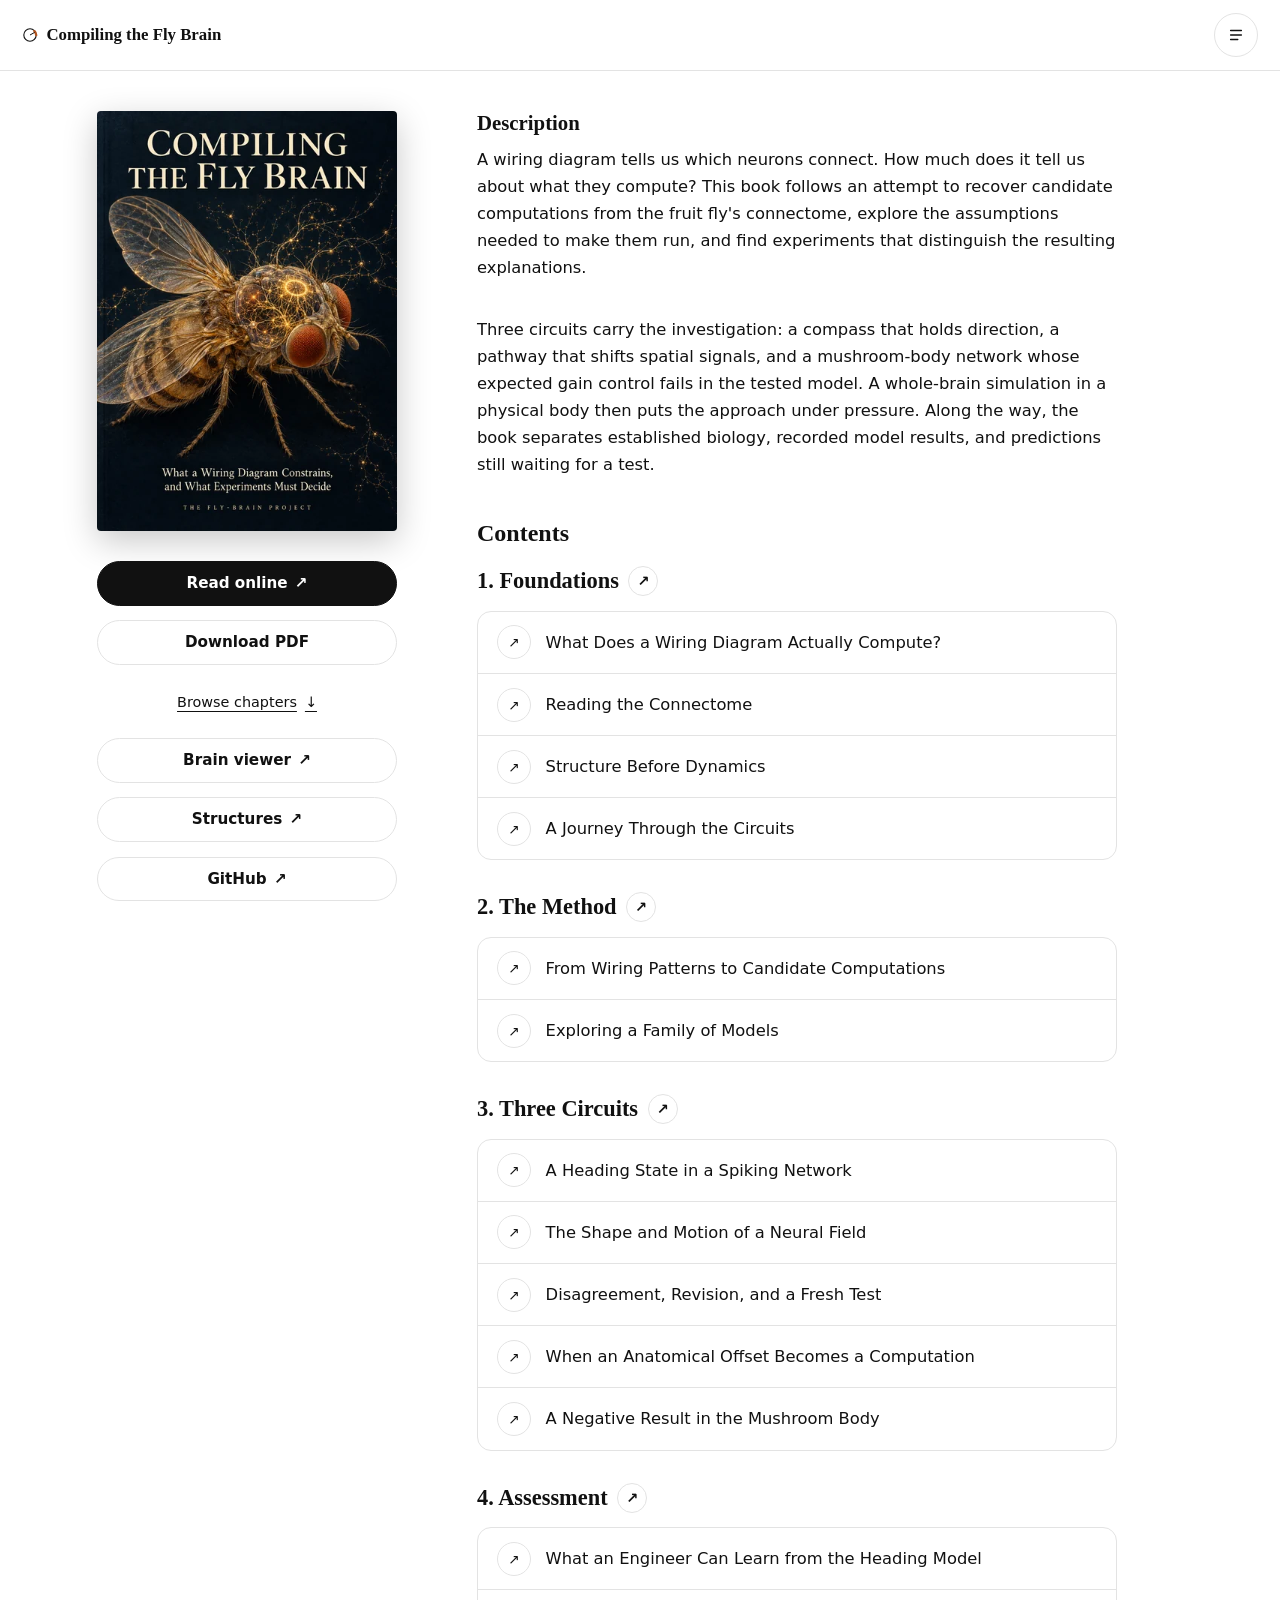
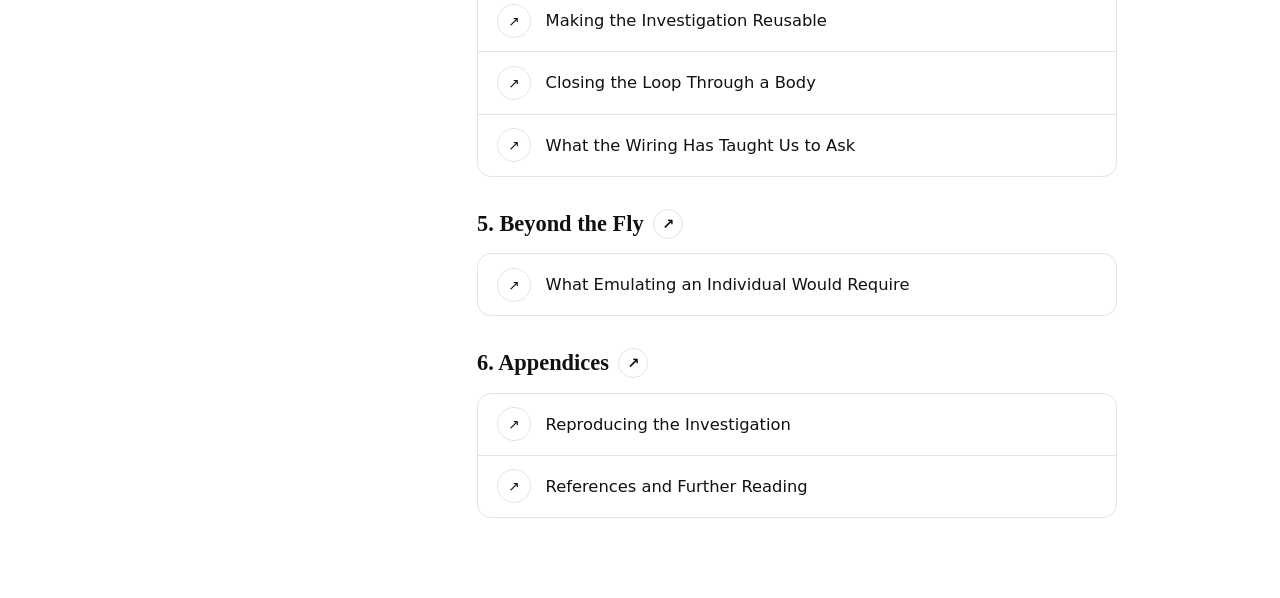
<file: arena/textbook/index.html>
<!doctype html>
<html lang="en">
<head>
<meta charset="utf-8" />
<title>Compiling the Fly Brain</title>
<meta name="viewport" content="width=device-width, initial-scale=1, viewport-fit=cover" />
  <script type="module" crossorigin src="/arena/assets/textbook-CWt9crdr.js"></script>
  <link rel="modulepreload" crossorigin href="/arena/assets/modulepreload-polyfill-P2Xu9kJm.js">
  <link rel="stylesheet" crossorigin href="/arena/assets/textbook-CZBkwi-B.css">
</head>
<body>

<header id="topbar">
  <a id="wordmark" data-base="textbook/"><svg aria-hidden="true" width="16" height="16" viewBox="0 0 16 16"><circle cx="8" cy="8" r="6.2" fill="none" stroke="currentColor" stroke-width="1.1"/><path d="M12.4 4.2 A6.2 6.2 0 0 1 14.2 8" fill="none" stroke="#b3541e" stroke-width="2.4" stroke-linecap="round"/><line x1="8" y1="8" x2="12.6" y2="5.4" stroke="currentColor" stroke-width="1"/></svg><span>Compiling the Fly Brain</span></a>
  <div id="crumbs"><div id="crumb-part"></div><div id="crumb-chap"></div></div>
  <button id="menu-btn" aria-label="Open contents" aria-haspopup="dialog" aria-controls="toc-card" aria-expanded="false" disabled><svg aria-hidden="true" width="18" height="18" viewBox="0 0 20 20" fill="none" stroke="currentColor" stroke-width="1.5" stroke-linecap="round"><path d="M4 5h12M4 10h12M4 15h8"/></svg></button>
</header>
<nav id="progress" aria-label="Chapters in this part"></nav>

<!-- TOC overlay card -->
<dialog id="toc-card" aria-labelledby="toc-heading">
  <div class="toc-toolbar">
    <h2 id="toc-heading">Contents</h2>
    <button id="toc-close" aria-label="Close contents" autofocus><svg aria-hidden="true" width="18" height="18" viewBox="0 0 20 20" fill="none" stroke="currentColor" stroke-width="1.5" stroke-linecap="round"><path d="m5 5 10 10M15 5 5 15"/></svg></button>
  </div>
  <div class="toc-body">
  <div class="toc-head">
    <img class="toc-cover" data-base="textbook-cover-small.webp" alt="" width="400" height="560"/>
    <div>
      <div class="toc-title">Compiling the Fly Brain</div>
      <div class="toc-author">the fly-brain project</div>
      <a class="toc-pill" data-base="fly-brain-textbook.pdf">&#8615; PDF</a>
    </div>
  </div>
  <a class="toc-row toc-home" data-base="textbook/">Home</a>
  <nav id="toc" aria-label="Book contents"></nav>
  </div>
</dialog>

<!-- landing -->
<main id="landing">
  <div id="landing-grid">
    <div id="cover-col">
      <img id="cover-img" data-base="textbook-cover.webp" data-cover-sizes alt="Compiling the Fly Brain: an amber fly and its intricate neural wiring on a midnight-blue cover" width="1060" height="1484" fetchpriority="high"/>
      <div class="book-actions">
        <a class="act act-primary" href="#01-introduction">Read online <span aria-hidden="true">&#8599;</span></a>
        <a class="act" data-base="fly-brain-textbook.pdf">Download PDF</a>
        <a class="contents-jump" href="#book-contents">Browse chapters <span aria-hidden="true">&#8595;</span></a>
      </div>
      <nav class="related-actions" aria-label="Explore the project">
        <a class="act" data-base="">Brain viewer <span aria-hidden="true">&#8599;</span></a>
        <a class="act" data-base="structures.html">Structures <span aria-hidden="true">&#8599;</span></a>
        <a class="act" href="https://github.com/Lulzx/fly-brain">GitHub <span aria-hidden="true">&#8599;</span></a>
      </nav>
    </div>
    <div id="desc-col">
      <h3 class="sec-head">Description</h3>
      <p class="desc">A wiring diagram tells us which neurons connect. How much does it tell us about what they compute? This book follows an attempt to recover candidate computations from the fruit fly's connectome, explore the assumptions needed to make them run, and find experiments that distinguish the resulting explanations.</p>
      <p class="desc">Three circuits carry the investigation: a compass that holds direction, a pathway that shifts spatial signals, and a mushroom-body network whose expected gain control fails in the tested model. A whole-brain simulation in a physical body then puts the approach under pressure. Along the way, the book separates established biology, recorded model results, and predictions still waiting for a test.</p>
      <h2 id="book-contents" class="contents-heading" tabindex="-1">Contents</h2>
      <nav id="landing-toc" aria-labelledby="book-contents"><p class="book-status" role="status">Loading chapters…</p></nav>
    </div>
  </div>
</main>

<!-- chapter page -->
<main id="reader" hidden>
  <div class="chapter-context"><span id="mobile-part"></span><span id="chap-label"></span></div>
  <h1 id="chap-title" tabindex="-1"></h1>
  <div id="content"></div>
  <nav id="prevnext" aria-label="Next chapter">
    <div id="next-label"></div>
    <a id="next-btn" href="#">Next &nbsp;&rsaquo;</a>
  </nav>
  <div id="prevrow"><a id="prev" href="#"></a></div>
</main>

</body>
</html>
</file>
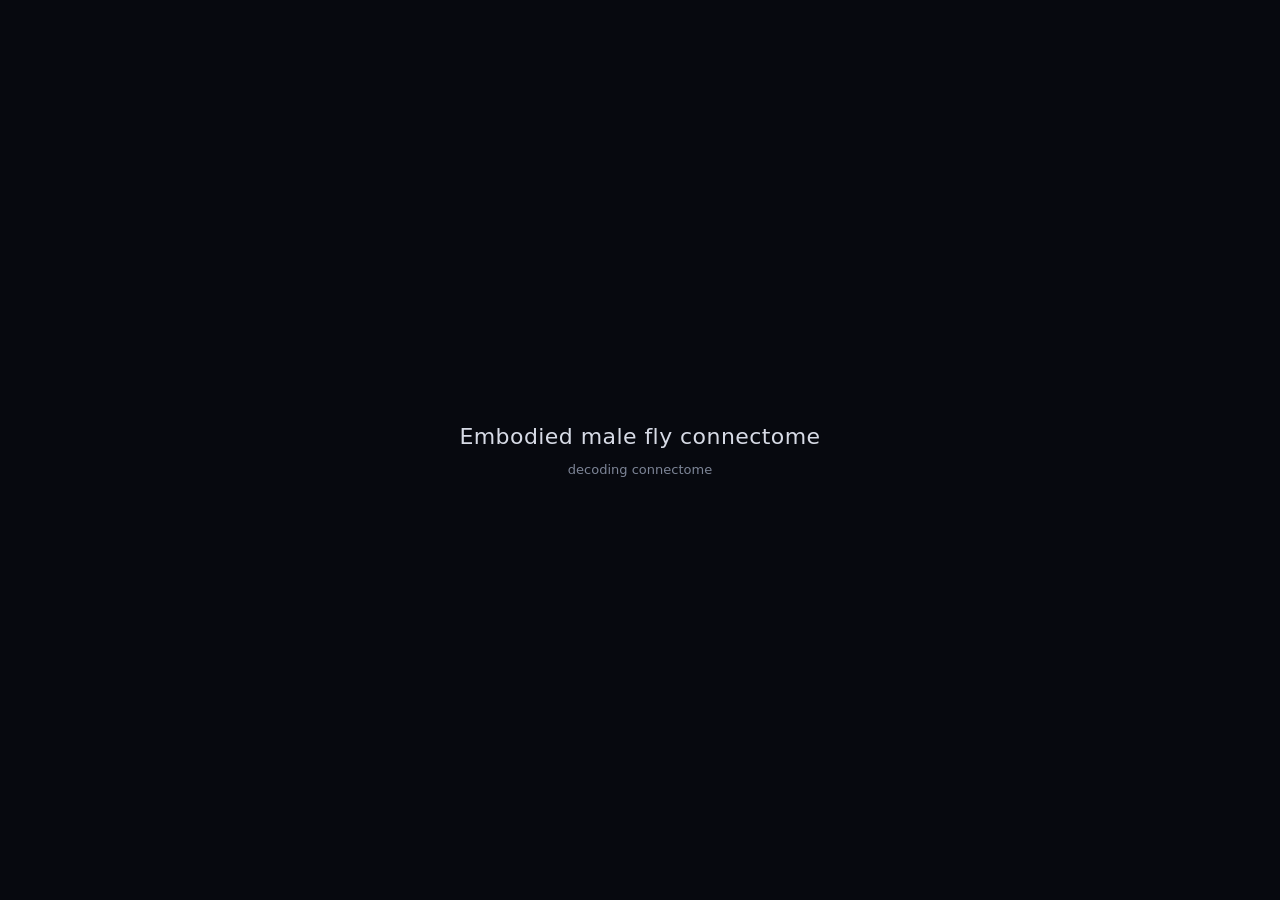
<file: arena/arena.html>
<!doctype html>
<html lang="en">
<head>
<meta charset="utf-8" />
<title>Embodied fly connectome — arena</title>
<meta name="viewport" content="width=device-width, initial-scale=1" />
<script src="coi-serviceworker.js"></script><!-- COOP/COEP via service worker (static hosts such as GitHub Pages cannot set headers) -->
  <script type="module" crossorigin src="/arena/assets/arena-Drf_AjDV.js"></script>
  <link rel="modulepreload" crossorigin href="/arena/assets/OrbitControls-Caf1KFgO.js">
  <link rel="modulepreload" crossorigin href="/arena/assets/modulepreload-polyfill-P2Xu9kJm.js">
  <link rel="modulepreload" crossorigin href="/arena/assets/data-DTymwk6i.js">
  <link rel="modulepreload" crossorigin href="/arena/assets/render-resolution-DTCa-fBo.js">
  <link rel="stylesheet" crossorigin href="/arena/assets/data-Ca7VzgIx.css">
  <link rel="stylesheet" crossorigin href="/arena/assets/arena-C62qqajY.css">
</head>
<body>
<canvas id="c"></canvas>
<aside id="brainpanel" hidden>
  <header><h2 id="bpTitle">Inside fly 0</h2><span class="lr"><i class="l"></i>left <i class="r"></i>right</span><button id="bpFold" class="fold" title="Hide brain panel (])" aria-expanded="true">›</button></header>
  <div id="bpBody">
    <div class="eyes"><figure><canvas id="eyeL" width="168" height="116"></canvas><figcaption>left eye</figcaption></figure><figure><canvas id="eyeR" width="168" height="116"></canvas><figcaption>right eye</figcaption></figure></div>
    <div class="note">What each eye sees: brightness in its 721 columns, as fed to the optic-lobe model.</div>
    <div id="groups"></div>
  </div>
  <canvas id="brain"></canvas>
</aside>
<div id="loading"><div class="title">Embodied male fly connectome</div><div id="status">loading…</div></div>
<aside id="panel">
  <header>
    <div class="hrow"><h1>Fly arena</h1><button id="panelFold" class="fold" title="Hide controls ([)" aria-expanded="true">‹</button></div>
    <div class="sub">Each fly: 165,122-neuron connectome brain in a flybody physics body. <a href="./">brain viewer</a> · <a href="structures.html">algorithmic structures</a></div>
  </header>
  <section>
    <div class="row">
      <button id="play" class="primary">▶ Run</button>
      <button id="addFly">+ Fly</button>
      <button id="addFemale" title="Add a female fly (males court her)">+ ♀</button>
      <label>speed <input id="speed" type="range" min="0.05" max="2" step="0.05" value="2"><span id="speedv">2.00×</span></label>
    </div>
    <div class="row"><label>world <select id="preset"></select></label></div>
    <div class="row">
      <label>motor <select id="mode"><option value="descending">descending commands</option><option value="connectome">full connectome VNC</option></select></label>
      <label><input type="checkbox" id="follow" checked> follow</label>
    </div>
    <div class="stats" id="clock"><div><b id="simt">0.0</b><span>sim s</span></div><div><b id="rt">–</b><span>× real time</span></div><div><b id="nfly">0</b><span>flies</span></div><div><b id="fps">0</b><span>fps</span></div></div>
  </section>
  <section>
    <h2>Place</h2>
    <div class="row tools">
      <button data-tool="food">sugar</button><button data-tool="odor">vinegar odor</button><button data-tool="bitter">bitter</button>
      <button data-tool="hazard">heat</button><button data-tool="obstacle">block</button><button data-tool="co2">CO₂</button><button data-tool="none" class="on">none</button>
    </div>
    <div class="note">Click the floor to place. Flies sense these only through their sensory neurons.</div>
  </section>
  <section>
    <h2>Challenges</h2>
    <div class="row"><button id="threat">Looming threat → selected fly</button><button id="takeoff" title="Excite the selected fly's takeoff descending neurons (DNp02, DNp04), as optogenetic activation would">Activate takeoff DNs</button></div>
    <div class="row"><label>wind <input id="wind" type="range" min="0" max="30" step="1" value="0"> <span id="windv">0</span> cm/s</label>
    <label>light <input id="light" type="range" min="0.05" max="1.5" step="0.05" value="1"></label></div>
  </section>
  <section>
    <h2>Scaffolds</h2>
    <div id="scaffolds"></div>
    <div class="note">Non-graph machinery (docs/37-scaffold-ledger.md). Uncheck to restore graph-only behaviour for that channel.</div>
  </section>
  <section>
    <h2>Flies</h2>
    <div id="flies"></div>
  </section>
  <section id="selsec" hidden>
    <h2>Selected fly</h2>
    <div id="sel"></div>
  </section>
</aside>
</body>
</html>
</file>
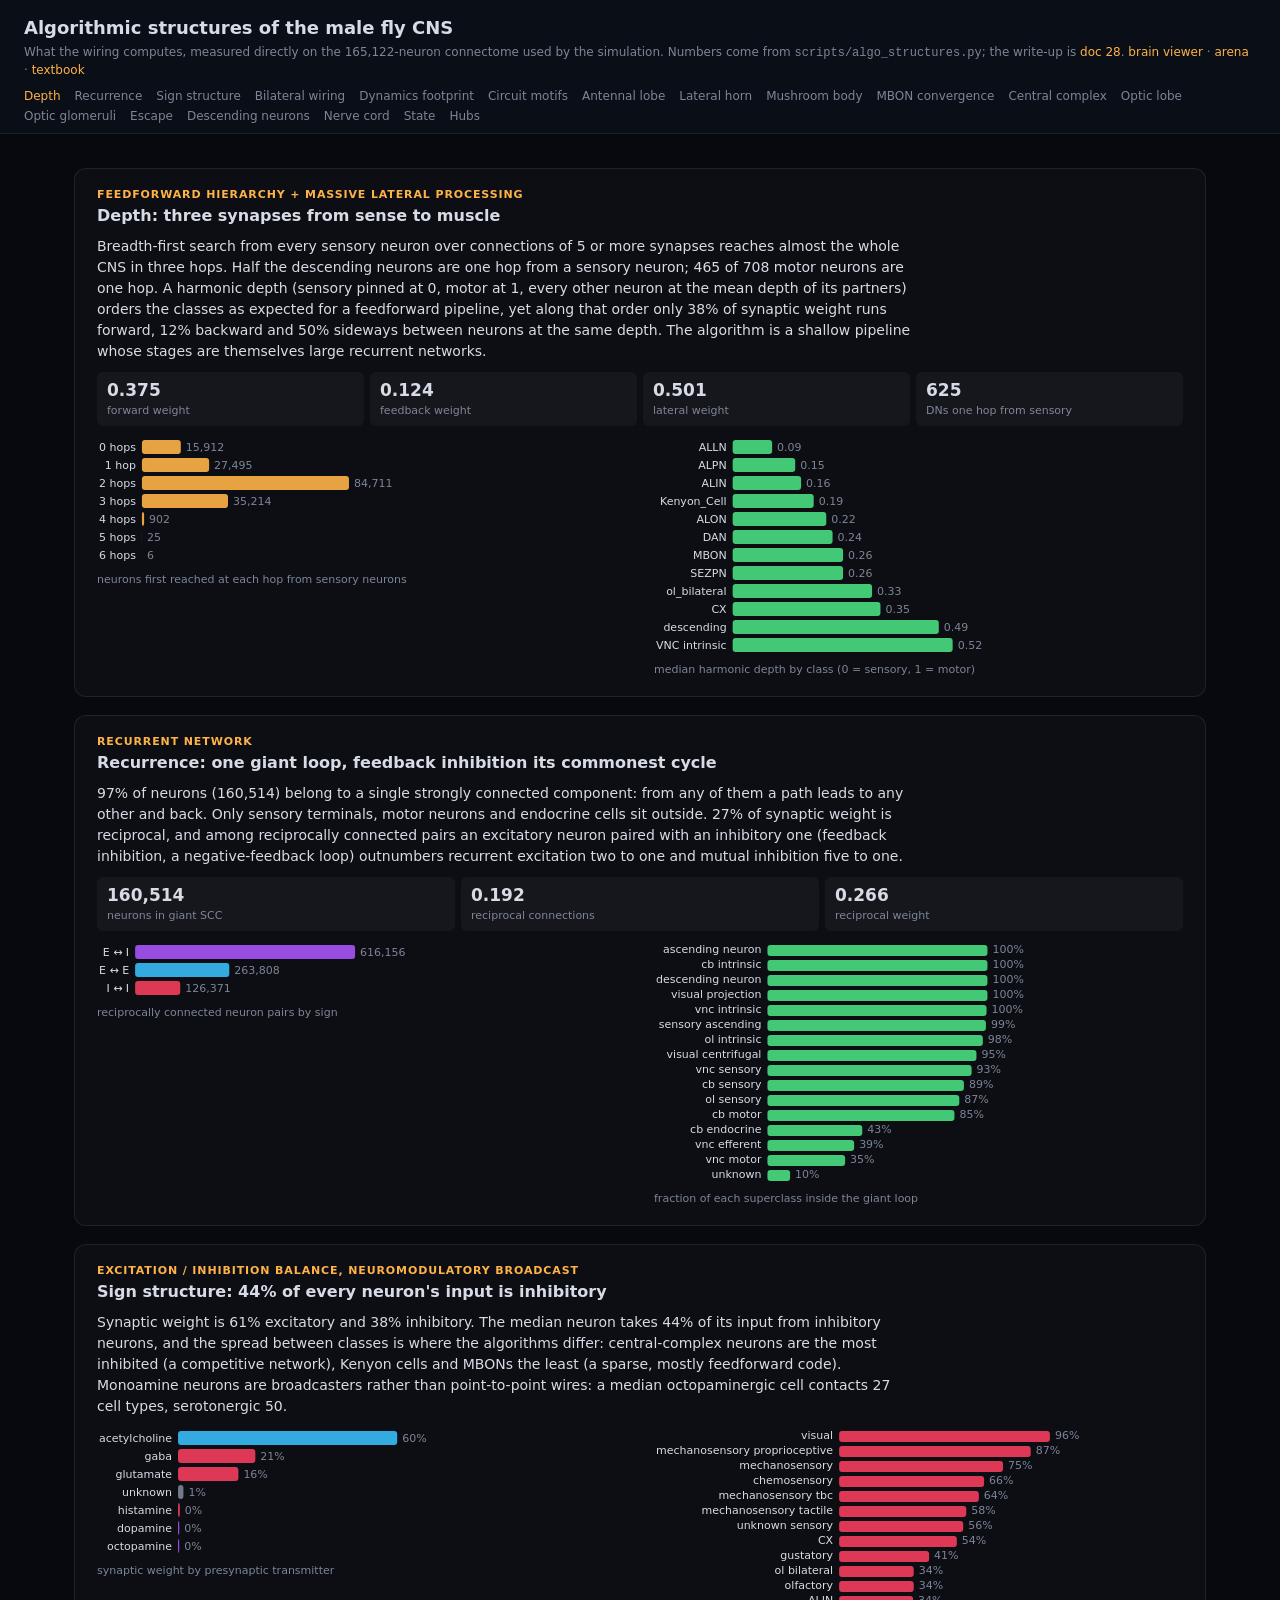
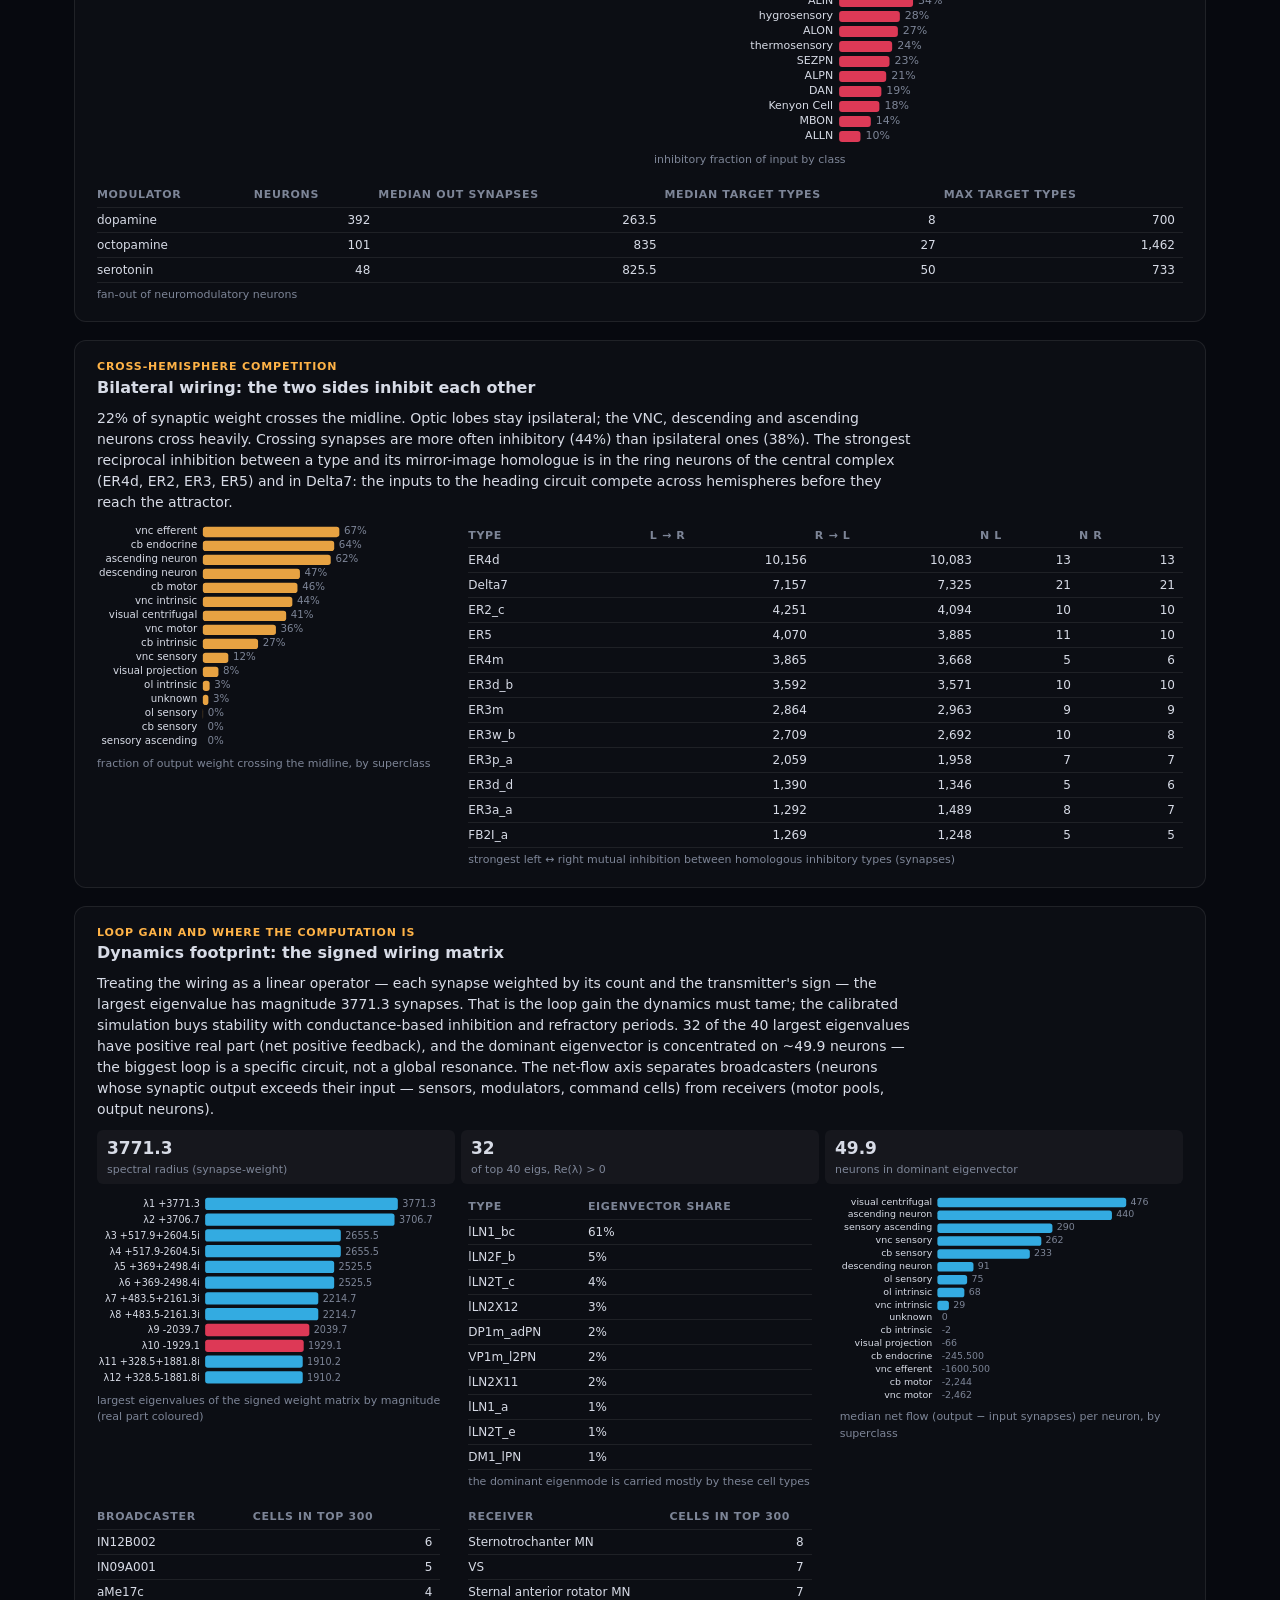
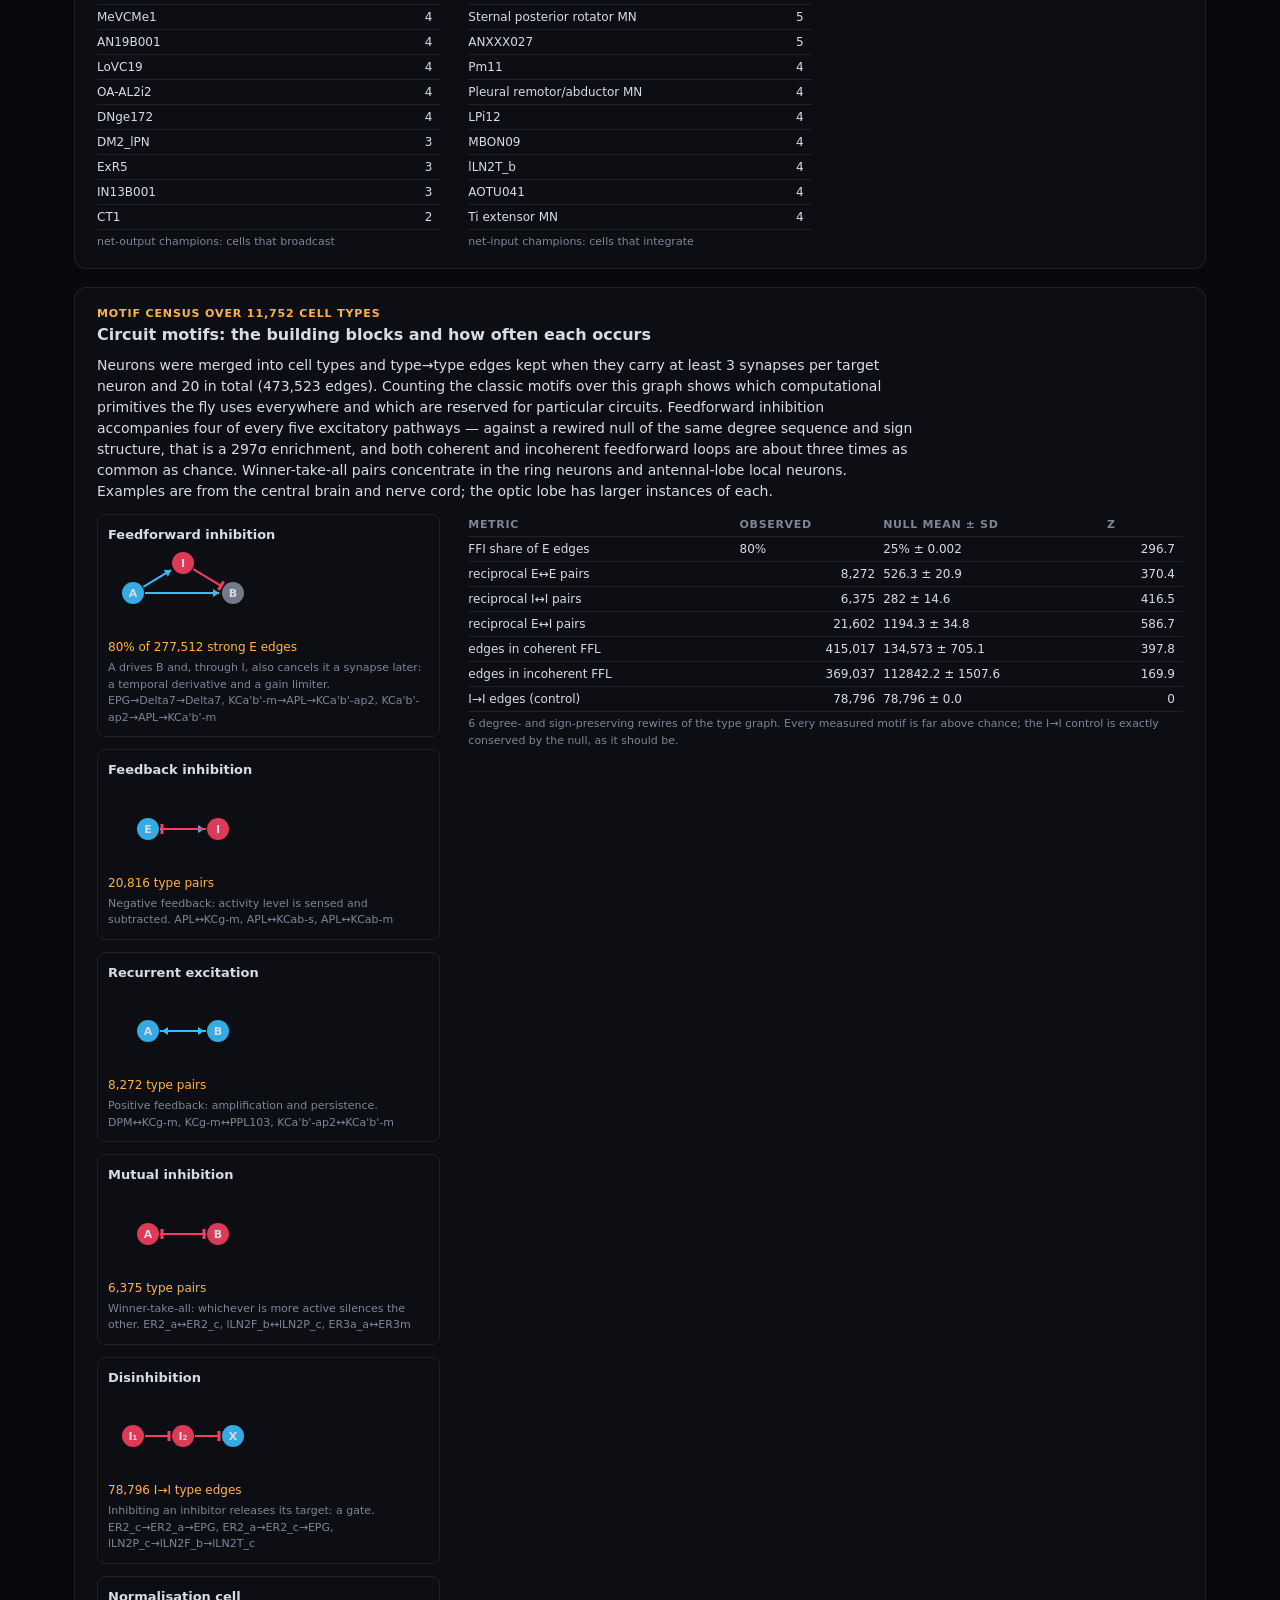
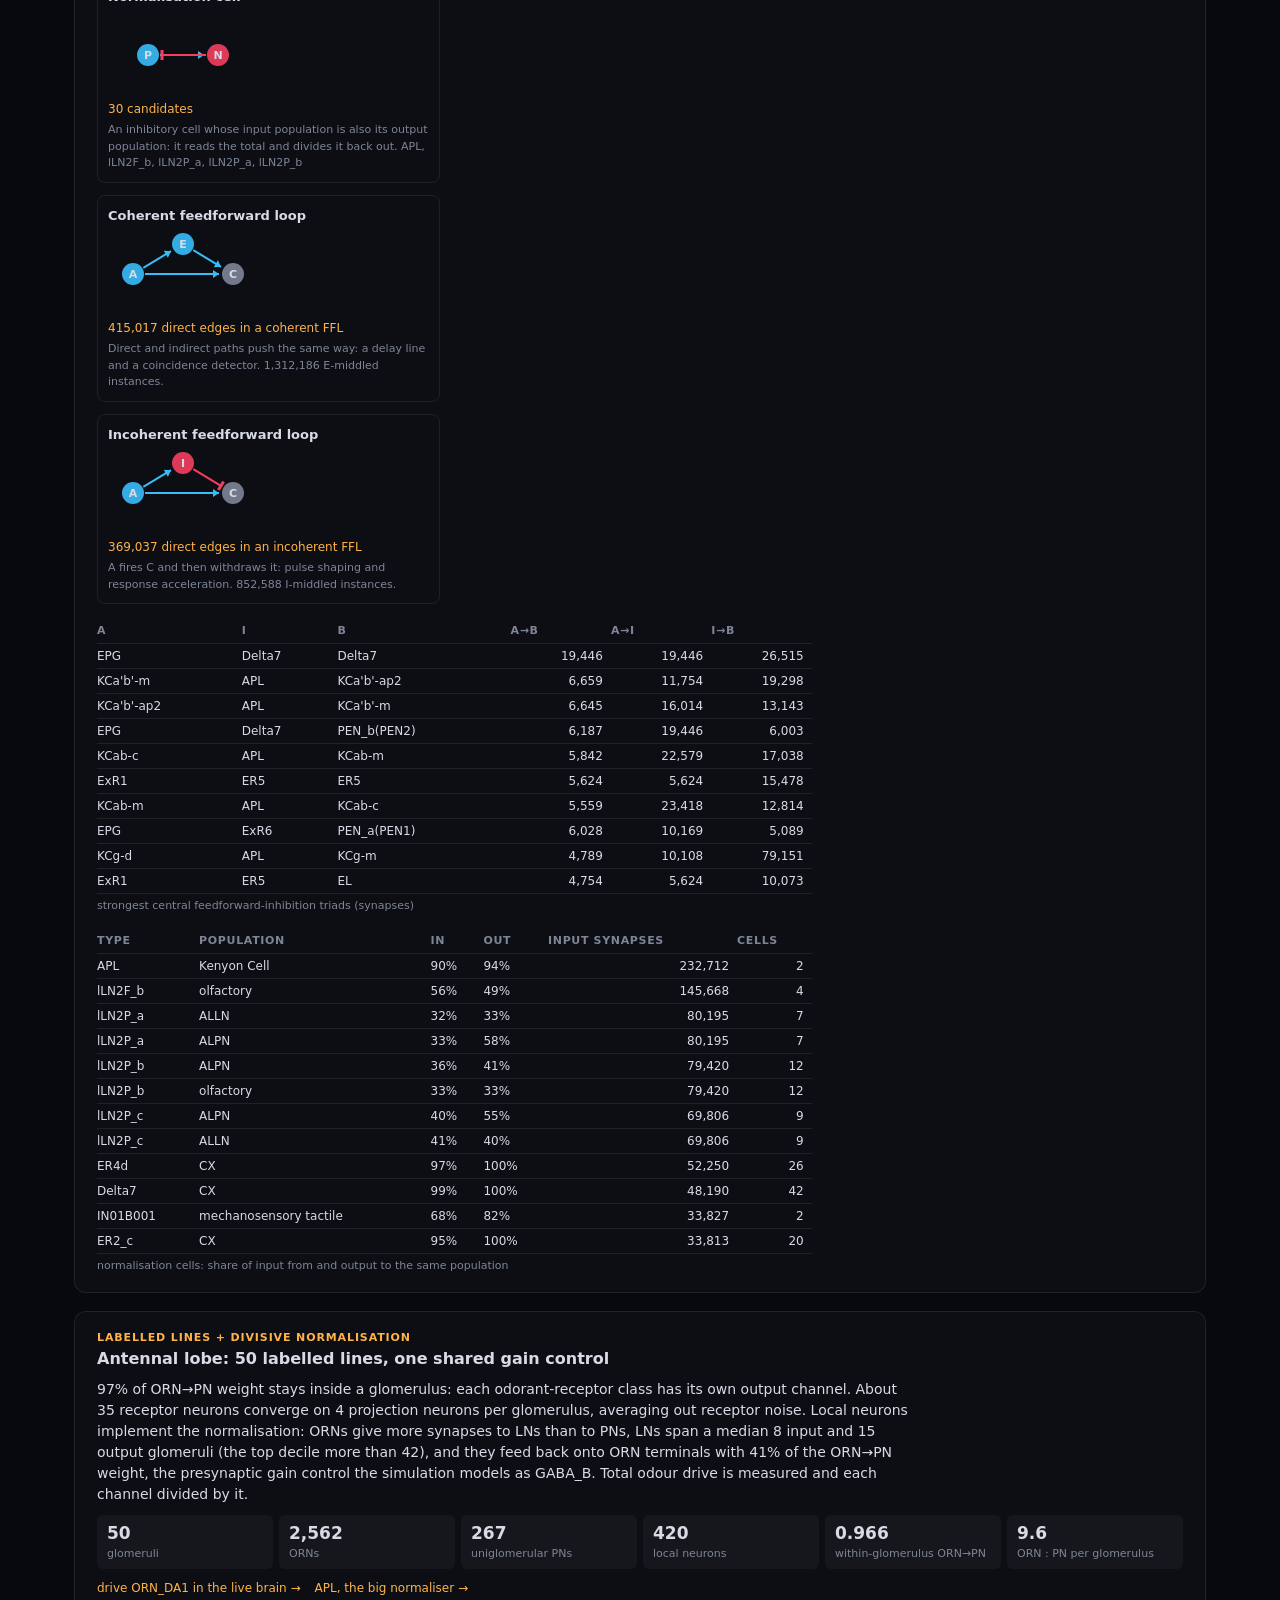
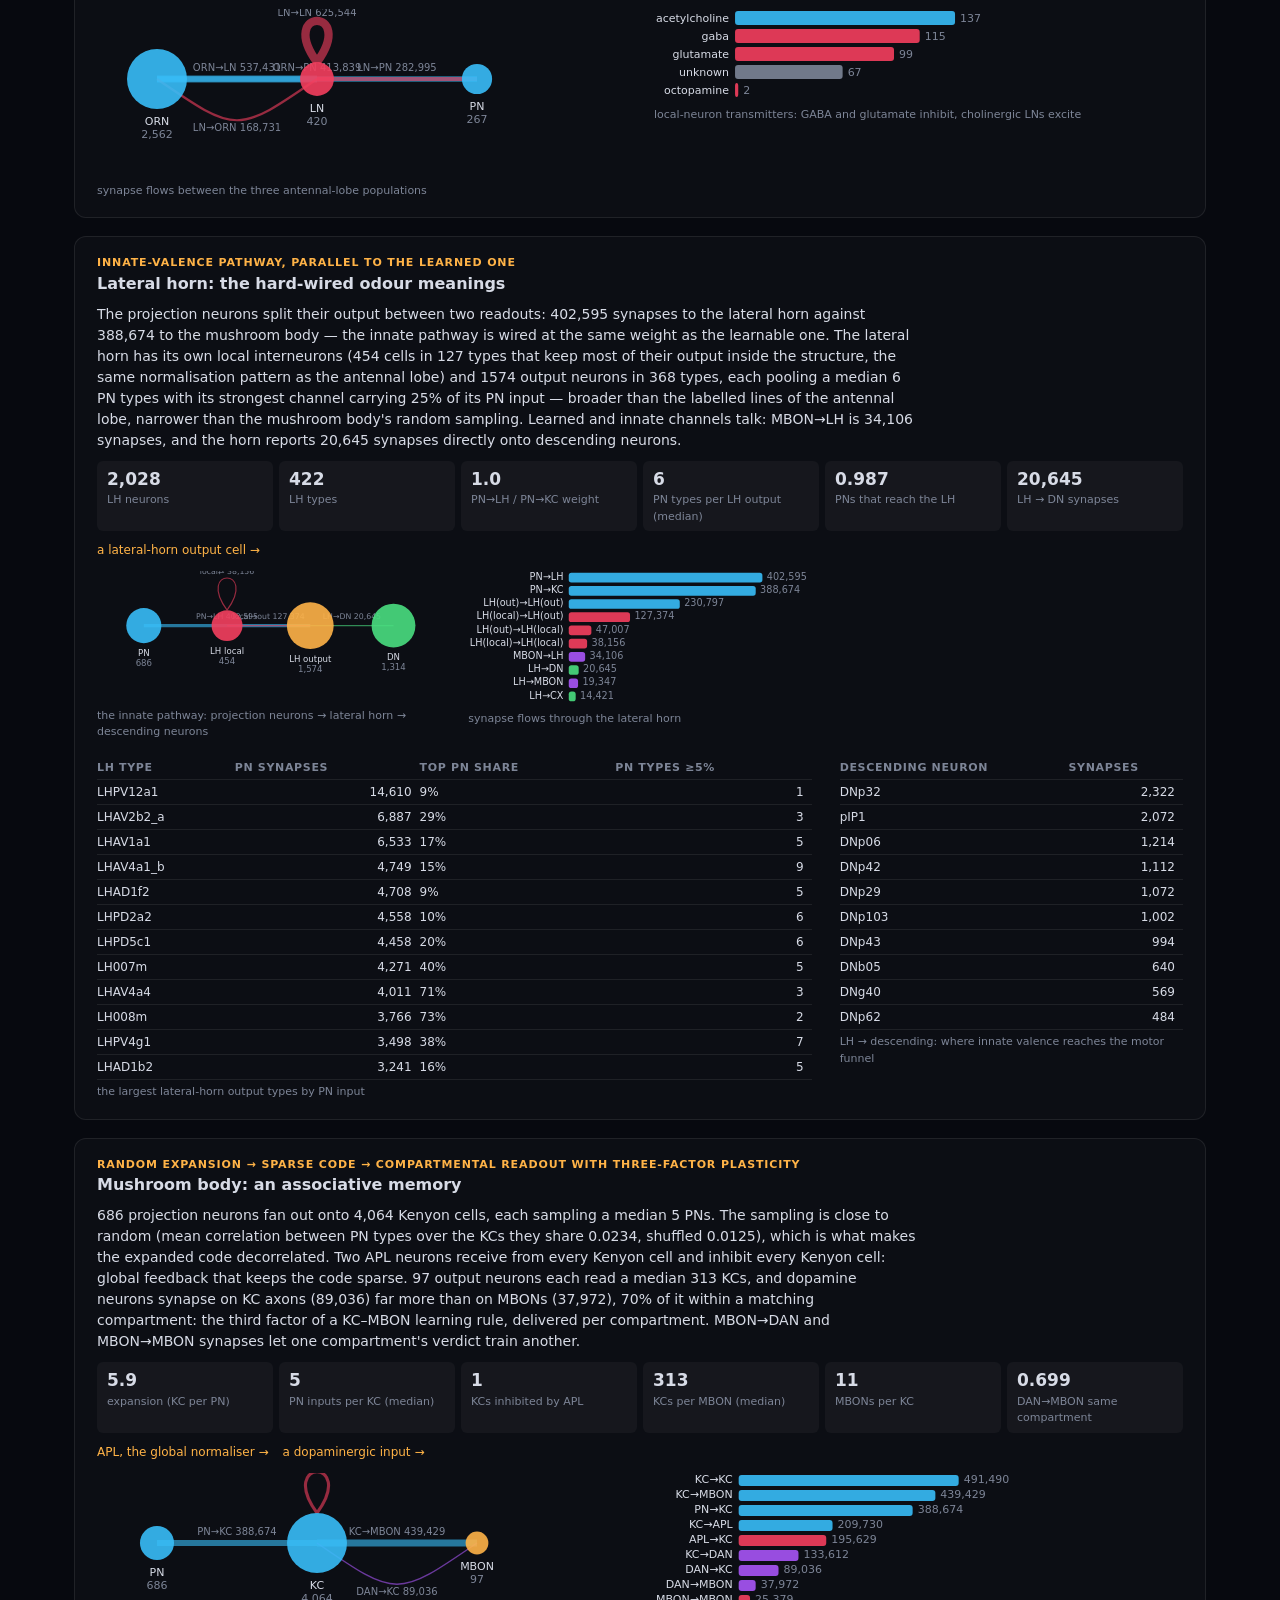
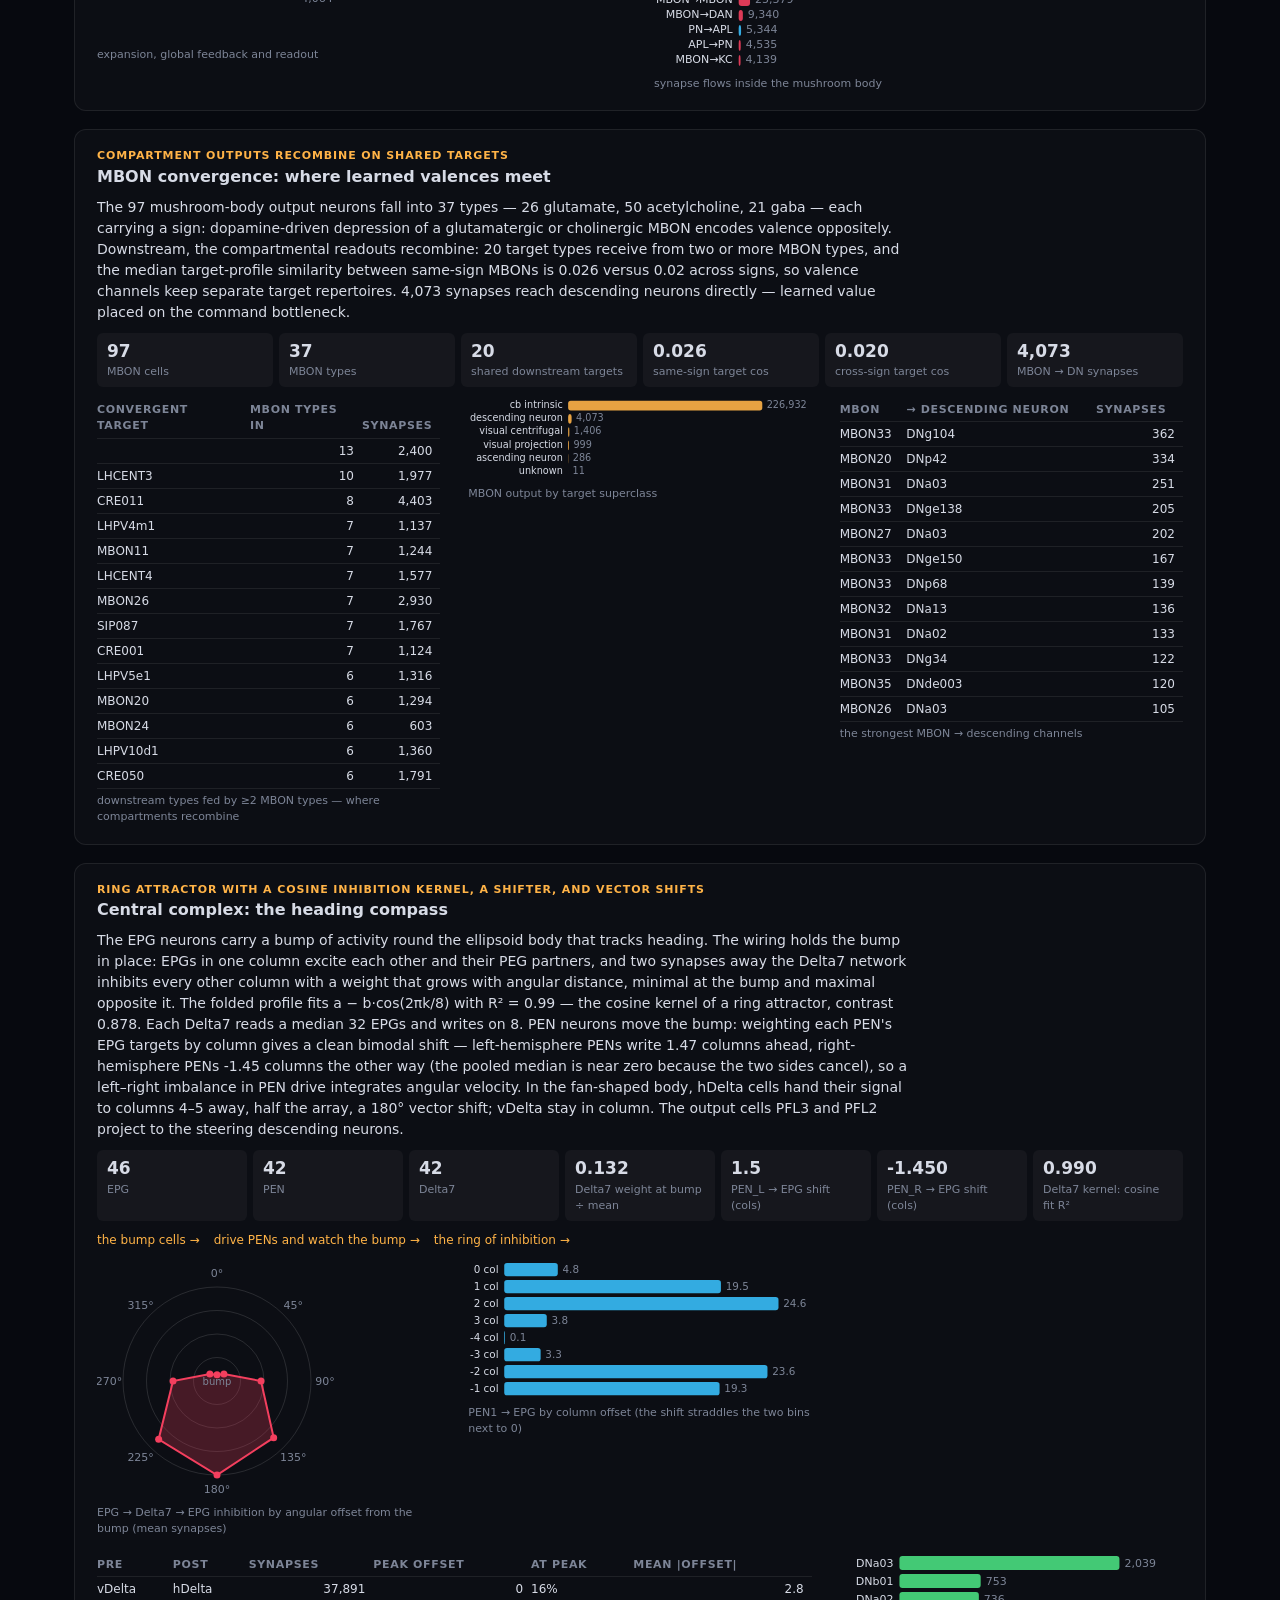
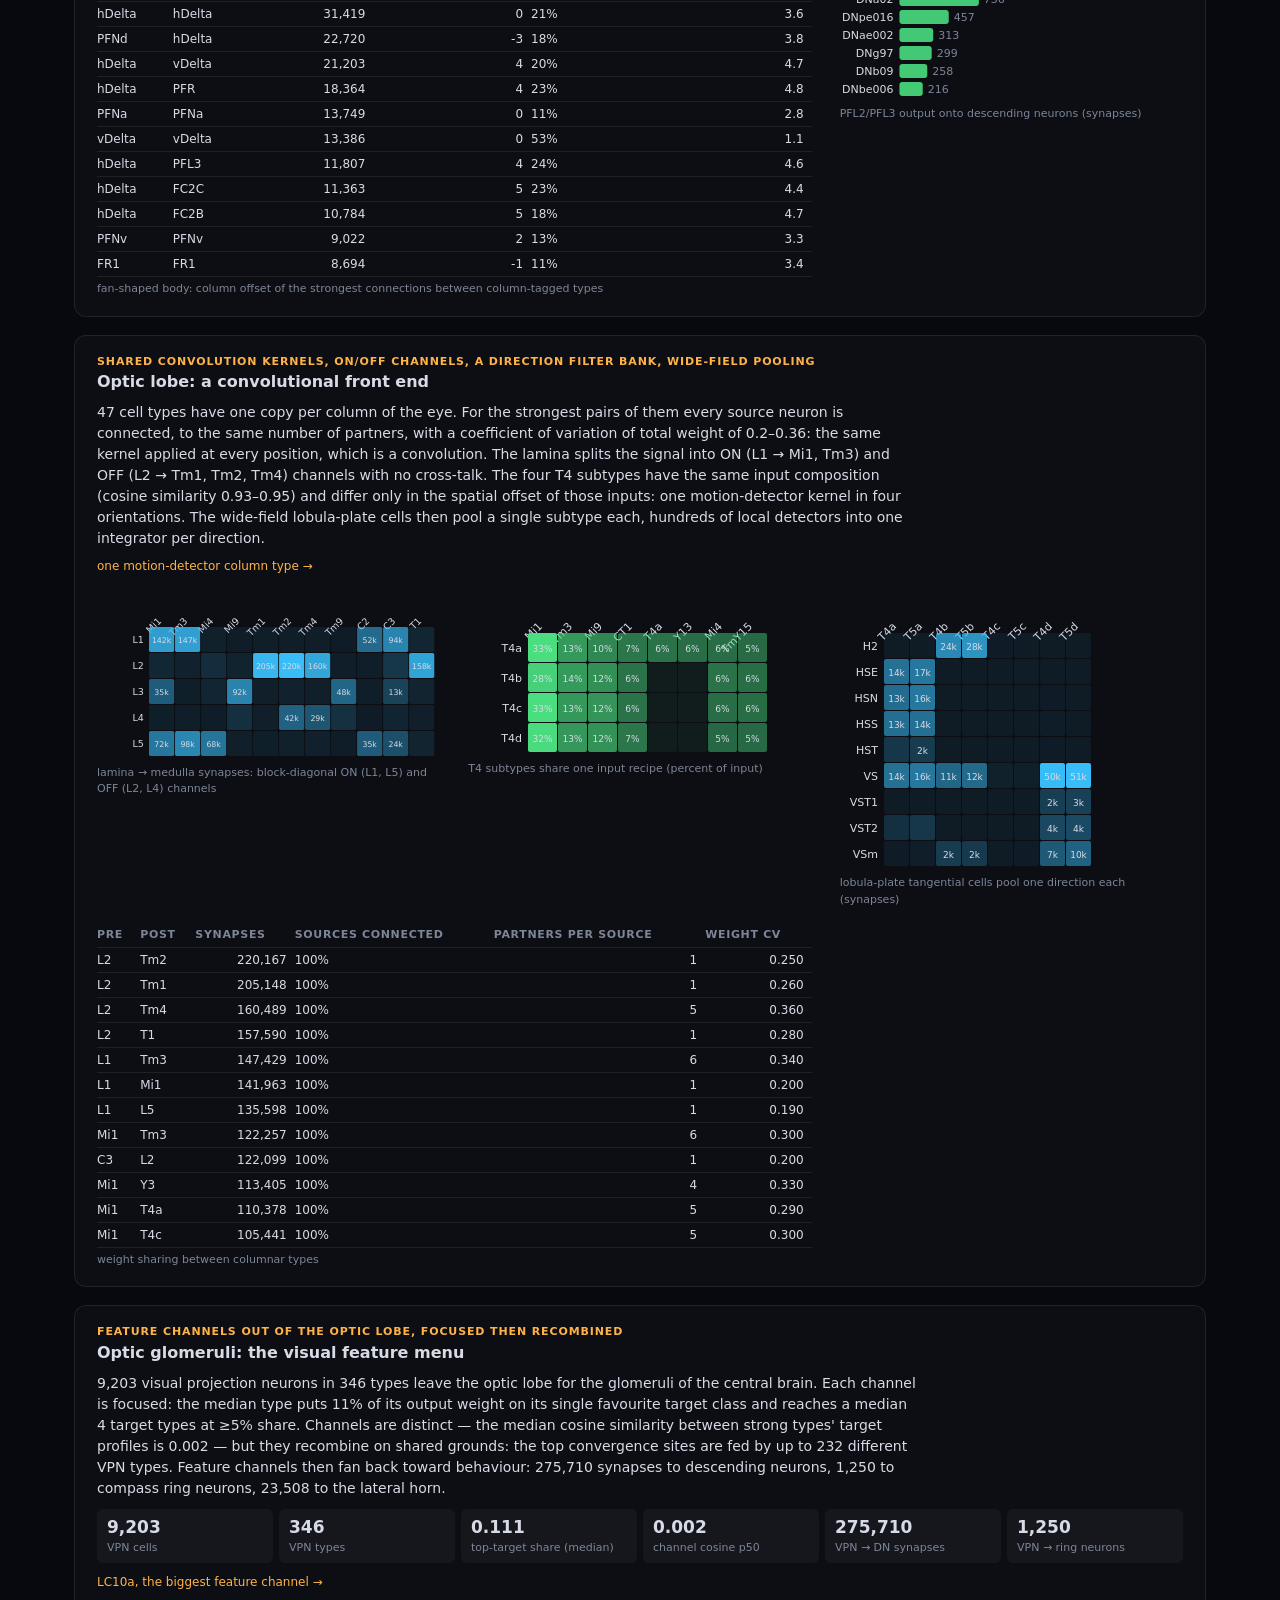
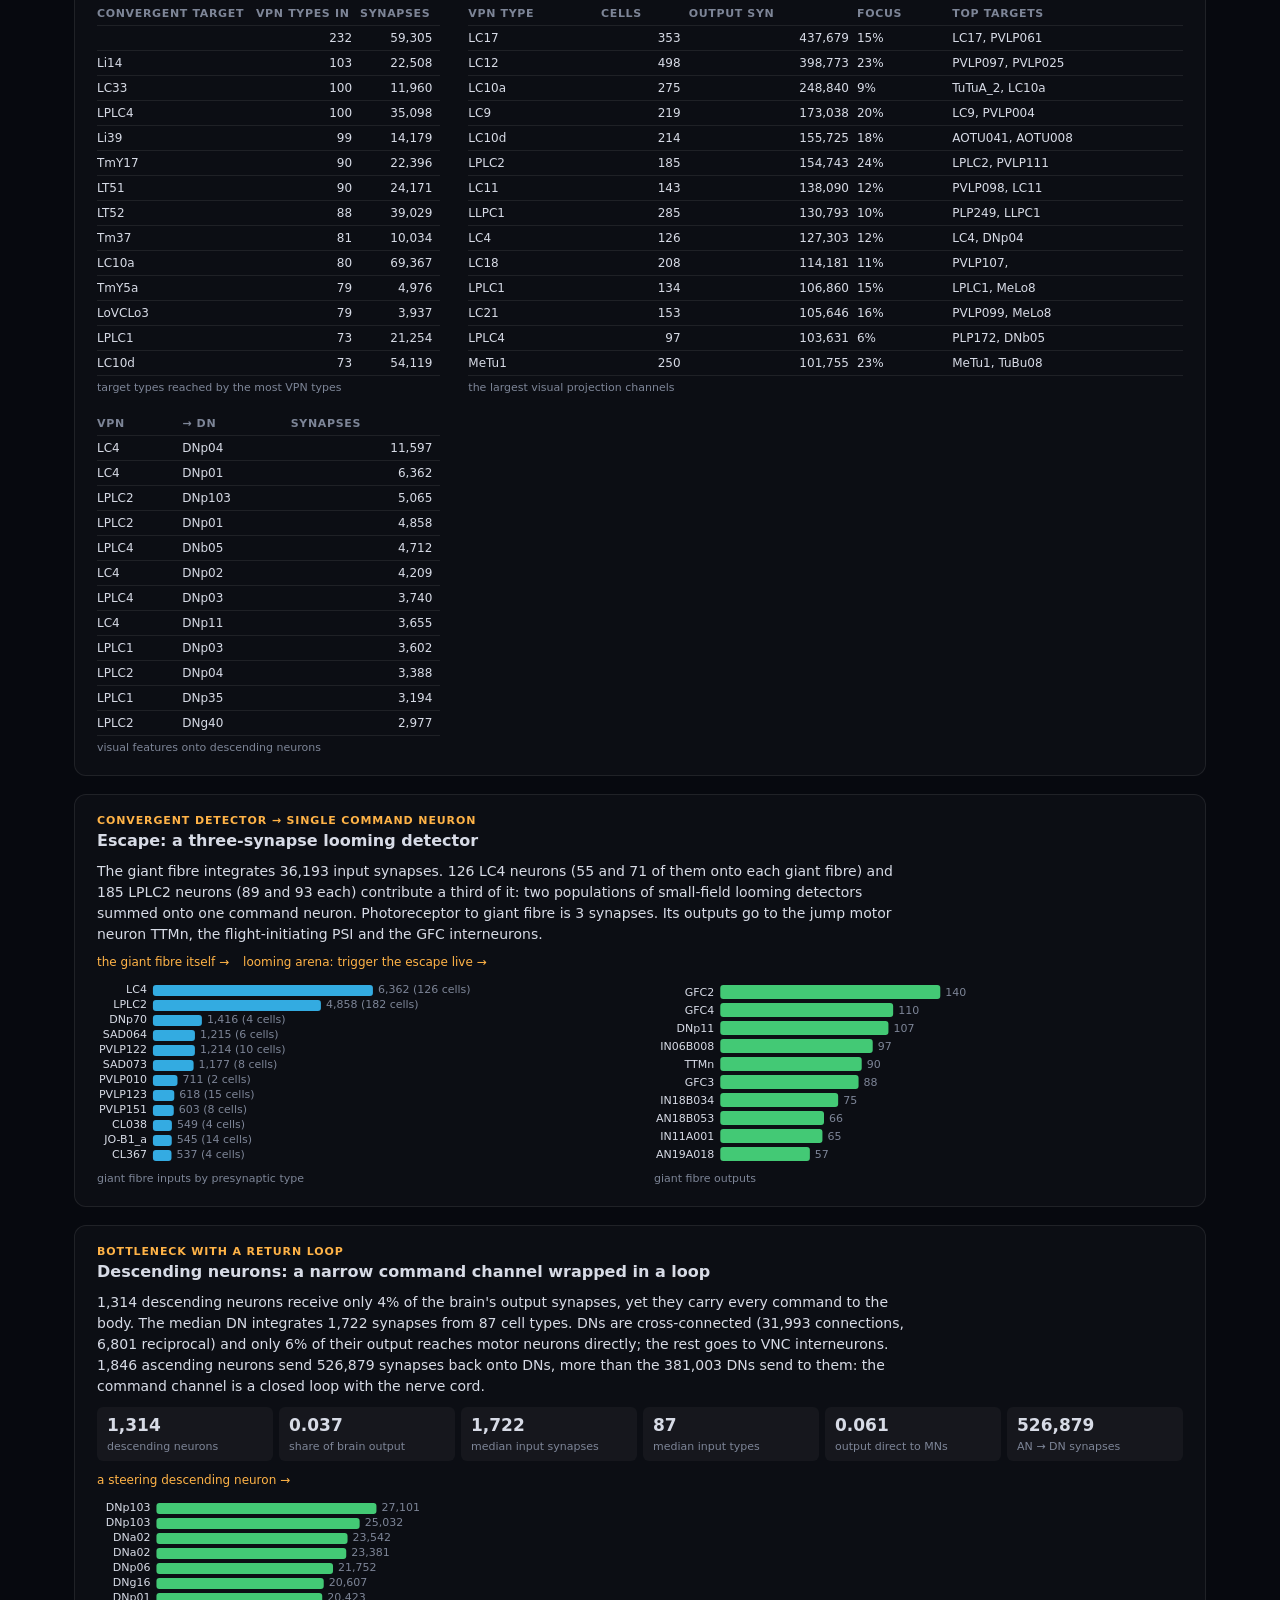
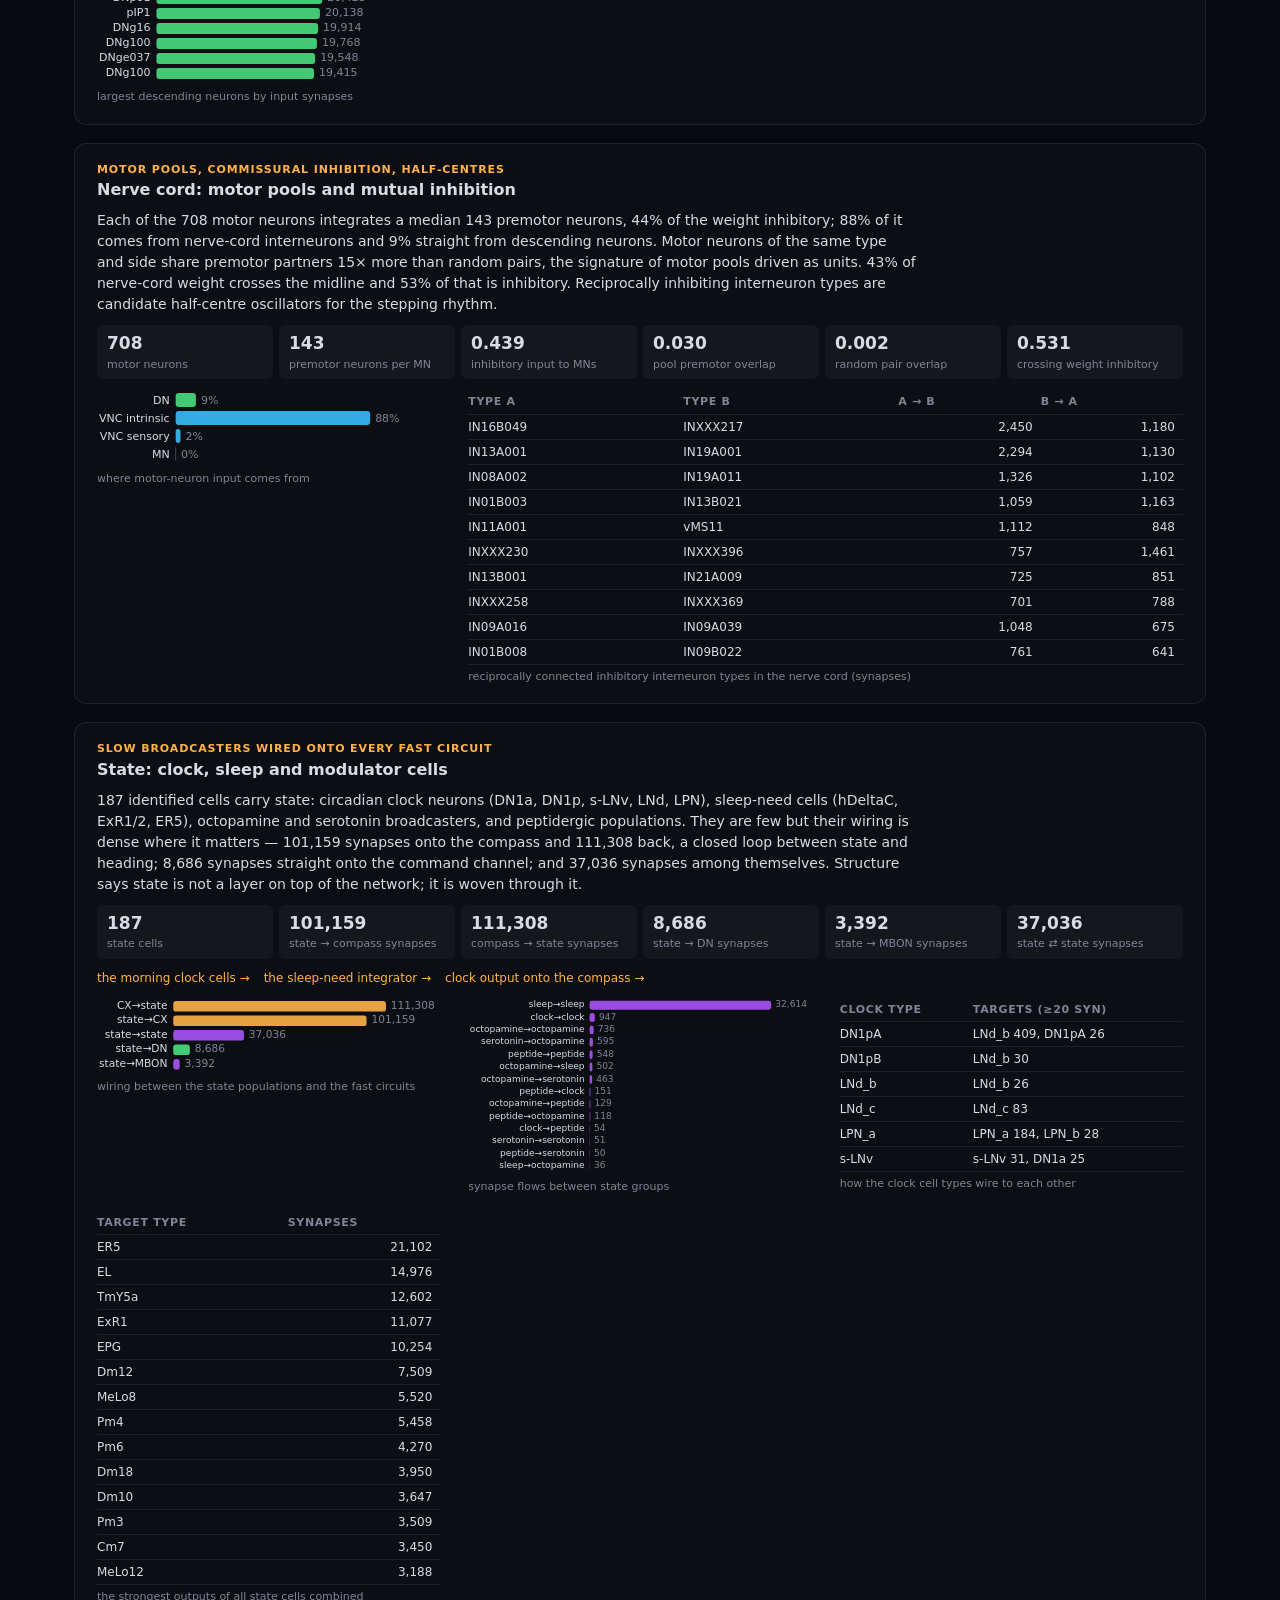
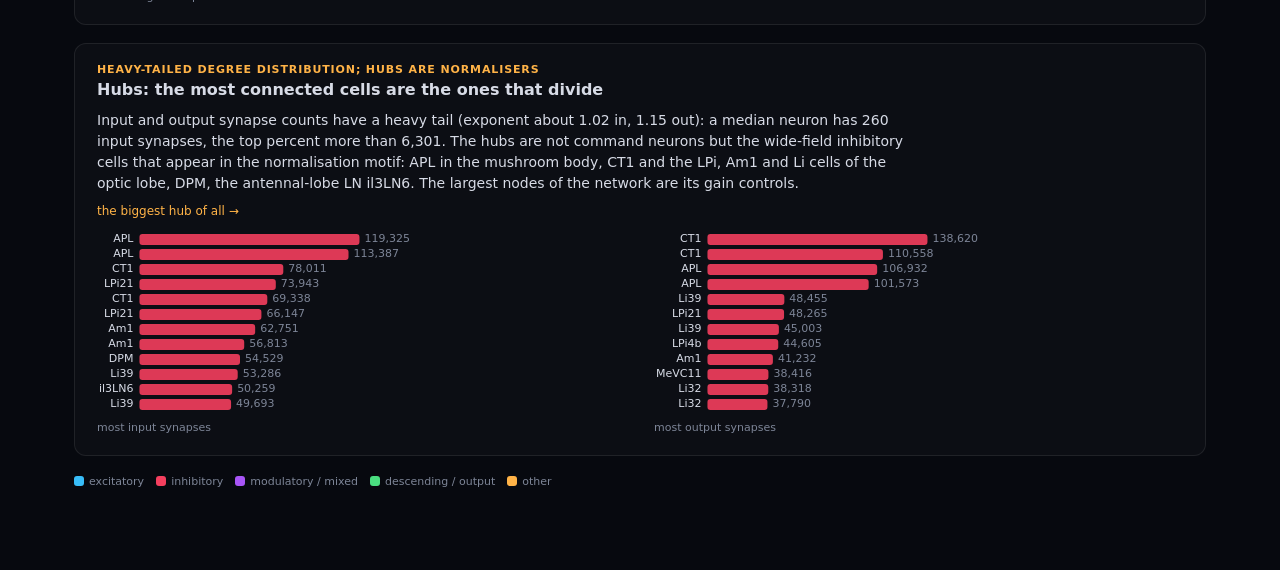
<file: arena/structures.html>
<!doctype html>
<html lang="en">
<head>
<meta charset="utf-8" />
<title>Algorithmic structures of the fly connectome</title>
<meta name="viewport" content="width=device-width, initial-scale=1" />
  <script type="module" crossorigin src="/arena/assets/structures-C8zA8192.js"></script>
  <link rel="modulepreload" crossorigin href="/arena/assets/modulepreload-polyfill-P2Xu9kJm.js">
  <link rel="stylesheet" crossorigin href="/arena/assets/structures-AJiMBU25.css">
</head>
<body>
<header id="top">
  <h1>Algorithmic structures of the male fly CNS</h1>
  <p class="sub">What the wiring computes, measured directly on the 165,122-neuron connectome used by the simulation.
    Numbers come from <code>scripts/algo_structures.py</code>; the write-up is <a href="https://github.com/Lulzx/fly-brain/blob/main/docs/28-algorithmic-structures.md">doc 28</a>.
    <a href="./">brain viewer</a> · <a href="arena.html">arena</a> · <a href="textbook/">textbook</a></p>
  <nav id="nav"></nav>
</header>
<main id="main"><div id="status">loading results…</div></main>
</body>
</html>
</file>
<file: arena/assets/textbook-CZBkwi-B.css>
:root{--ink:#111;--muted:#777;--rule:#e3e3e3;--accent:#1a66cc;--sans:system-ui, -apple-system, "Segoe UI", sans-serif;--serif:Georgia, "Times New Roman", serif}*{box-sizing:border-box}html,body{margin:0}html{-webkit-text-size-adjust:100%;text-size-adjust:100%;scroll-padding-top:5.5rem}[hidden]{display:none!important}body{color:var(--ink);font-family:var(--serif);-webkit-font-smoothing:antialiased;text-rendering:optimizelegibility;background:#fff}.toc-open body{top:var(--locked-scroll);width:100%;position:fixed;overflow:hidden}::selection{background:#f4d9a6}a{transition:color .15s}#topbar{border-bottom:1px solid var(--rule);z-index:20;background:#fff;justify-content:space-between;align-items:center;padding:.8rem 1.4rem;display:flex;position:sticky;top:0}#wordmark{font-family:var(--serif);color:var(--ink);align-items:center;gap:.5rem;min-width:0;font-size:1.05rem;font-weight:700;text-decoration:none;display:flex}#wordmark svg{flex-shrink:0}#wordmark span{text-overflow:ellipsis;white-space:nowrap;overflow:hidden}#crumbs{text-align:center;pointer-events:none;max-width:40vw;position:absolute;left:50%;transform:translate(-50%)}#crumb-part{font-family:var(--sans);font-size:.78rem;font-weight:700}#crumb-chap{font-family:var(--sans);color:var(--muted);white-space:nowrap;text-overflow:ellipsis;font-size:.78rem;overflow:hidden}#menu-btn,#toc-close{border:1px solid var(--rule);cursor:pointer;width:44px;height:44px;color:var(--ink);background:#fff;border-radius:50%;flex:0 0 44px;justify-content:center;align-items:center;display:flex}#menu-btn:hover,#toc-close:hover{border-color:#999}#menu-btn:disabled{opacity:.45;cursor:wait}#progress{justify-content:center;gap:6px;padding:0 1rem;display:flex}#progress:empty{display:none}.seg{flex:0 90px;height:44px;display:block;position:relative}.seg:after{content:"";background:#e0e0e0;border-radius:2px;position:absolute;inset:20px 0}.seg.cur:after{background:#111}.seg:hover:after{background:#999}.seg.cur:hover:after{background:#111}#toc-card{width:min(760px,100% - 48px);max-width:none;max-height:calc(100dvh - 110px);color:var(--ink);border:1px solid var(--rule);background:#fff;border-radius:20px;margin:0;padding:0;position:fixed;inset:80px 24px auto auto;overflow:hidden;box-shadow:0 12px 50px #00000024}#toc-card[open]{flex-direction:column;animation:.18s ease-out contents-in;display:flex}#toc-card::backdrop{background:#00000047}.toc-toolbar{border-bottom:1px solid var(--rule);flex-shrink:0;justify-content:space-between;align-items:center;padding:.7rem 1.4rem;display:flex}#toc-heading{margin:0;font-size:1.3rem}.toc-body{overscroll-behavior:contain;padding:1.4rem 0 1rem;overflow-y:auto}@keyframes contents-in{0%{opacity:0;transform:translateY(12px)}to{opacity:1;transform:none}}.toc-head{align-items:flex-start;gap:1.4rem;padding:0 1.8rem 1.4rem;display:flex}.toc-cover{border-radius:4px;flex-shrink:0;width:110px;height:auto}.toc-title{font-family:var(--sans);font-size:1.35rem;font-weight:700}.toc-author{font-family:var(--sans);color:var(--muted);margin:.15rem 0 1rem;font-size:.95rem}.toc-pill{font-family:var(--sans);color:#fff;background:#111;border-radius:999px;min-height:44px;padding:.7rem 1.6rem;font-size:.9rem;font-weight:600;text-decoration:none;display:inline-block}.toc-pill:hover{background:#333}.toc-row{font-family:var(--sans);color:var(--ink);border-top:1px solid var(--rule);padding:.85rem 1.8rem;font-size:1rem;text-decoration:none;display:block}.toc-row:hover{background:#f5f5f5}.toc-row.active{background:#efefef;font-weight:700}.toc-home{border-top:1px solid var(--rule)}.toc-part{font-family:var(--serif);border-top:1px solid var(--rule);padding:1.3rem 1.8rem .9rem;font-size:1.35rem;font-weight:700}#landing{max-width:1150px;margin:0 auto;padding:2.5rem 2rem 5rem}#landing-grid{grid-template-columns:300px 1fr;gap:5rem;display:grid}#cover-col{flex-direction:column;align-self:start;gap:.9rem;display:flex;position:sticky;top:90px}#cover-img{border-radius:4px;width:100%;height:auto;margin-bottom:1rem;transition:transform .25s,box-shadow .25s;box-shadow:0 10px 34px #00000038}#cover-img:hover{transform:translateY(-3px);box-shadow:0 16px 44px #00000042}.act{font-family:var(--sans);color:var(--ink);border:1.5px solid var(--rule);text-align:center;background:#fff;border-radius:999px;justify-content:center;align-items:center;gap:.45rem;min-height:44px;padding:.7rem 1.4rem;font-size:.95rem;font-weight:600;line-height:1.35;text-decoration:none;transition:border-color .15s,background .15s;display:flex}.act:hover{background:#fafafa;border-color:#999}.act-primary{background:var(--ink);border-color:var(--ink);color:#fff}.act-primary:hover{color:#fff;background:#333}.book-actions,.related-actions{flex-direction:column;gap:.9rem;display:flex}.contents-jump{min-height:44px;font:.9rem var(--sans);color:var(--ink);text-underline-offset:4px;justify-content:center;align-items:center;gap:.5rem;display:flex}.contents-heading{margin:2.6rem 0 1.2rem;font-size:1.5rem}.book-status{font:1rem/1.6 var(--sans);color:#555}.book-status .act{cursor:pointer}.sec-head{font-family:var(--serif);margin:0 0 .8rem;font-size:1.3rem}.desc{font-family:var(--sans);max-width:640px;margin:0 0 2.2rem;font-size:1.02rem;line-height:1.65}.part-head{font-family:var(--serif);align-items:center;gap:.6rem;margin:2rem 0 .9rem;font-size:1.4rem;font-weight:700;display:flex}.part-head:first-of-type{margin-top:0}.part-arrow{border:1.5px solid var(--rule);width:30px;height:30px;color:var(--ink);font-size:.9rem;font-family:var(--sans);border-radius:50%;flex-shrink:0;justify-content:center;align-items:center;text-decoration:none;display:inline-flex}.part-arrow:hover{border-color:#999}.chap-card{border:1.5px solid var(--rule);border-radius:14px;max-width:640px;overflow:hidden}.chap-row{font-family:var(--sans);color:var(--ink);align-items:center;gap:.9rem;padding:.85rem 1.2rem;font-size:1.02rem;text-decoration:none;transition:background .15s;display:flex}.chap-row+.chap-row{border-top:1px solid var(--rule)}.chap-row:hover{background:#f7f7f7}.row-arrow{border:1.5px solid var(--rule);border-radius:50%;flex:none;justify-content:center;align-items:center;width:34px;height:34px;font-size:.85rem;transition:transform .18s,border-color .15s;display:inline-flex}.chap-row:hover .row-arrow{border-color:var(--ink);transform:translate(2px,-2px)}#reader{max-width:700px;margin:0 auto;padding:2rem 1.8rem 5rem}.chapter-context{margin-bottom:.6rem}#mobile-part{display:none}#chap-label{font-family:var(--sans);letter-spacing:.18em;text-transform:uppercase;color:var(--muted);font-size:.75rem;font-weight:600}#chap-title{margin:0 0 2.4rem;font-size:2.3rem;font-style:italic;font-weight:400;line-height:1.15}#content>p:first-of-type:first-letter{float:left;color:var(--ink);padding:.06em .14em 0 0;font-size:3.4em;font-weight:600;line-height:.82}#content h2{margin:2.4rem 0 .7rem;font-size:1.3rem}#content h3{margin:1.8rem 0 .5rem;font-size:1.05rem}#content p{margin:0 0 1.2rem;font-size:1.08rem;line-height:1.8}#content{overflow-wrap:break-word}#content ul,#content ol{margin:0 0 1.3rem;padding-left:1.6rem;font-size:1.05rem;line-height:1.75}#content li{margin-bottom:.4rem}#content blockquote{color:#333;border-left:3px solid #ddd;margin:1.5rem 0;padding:.2rem 1.4rem;font-style:italic}#content blockquote p{margin:.4rem 0}#content code{background:#f2f2f2;border-radius:3px;padding:.12em .35em;font-family:SF Mono,Menlo,monospace;font-size:.85em}#content pre{color:#eee;background:#1c1c1c;border-radius:8px;margin:1.4rem 0;padding:1rem 1.2rem;font-size:.82rem;line-height:1.5;overflow-x:auto}#content pre code{background:0 0;padding:0}#content table{border-collapse:collapse;width:100%;font-size:.92rem;font-family:var(--sans);margin:1.5rem 0}#content th{text-align:left;border-bottom:2px solid var(--ink);text-transform:uppercase;letter-spacing:.04em;padding:.5rem .6rem;font-size:.78rem}#content td{border-bottom:1px solid var(--rule);vertical-align:top;padding:.5rem .6rem}#content hr{border:none;border-top:1px solid var(--rule);margin:2.5rem 0}#content a{color:var(--accent)}#content .math.display{margin:1.5rem 0;padding:.4rem 0;display:block;overflow-x:auto}#content math{font-size:1.05em}#prevnext{border-top:1px solid var(--rule);justify-content:space-between;align-items:center;gap:1rem;margin-top:3.5rem;padding-top:1.6rem;display:flex}#next-label{font-family:var(--sans);color:var(--muted);font-size:.95rem;line-height:1.5}#next-label b{color:var(--ink)}#next-btn{font-family:var(--sans);color:#fff;background:#111;border-radius:999px;flex:none;padding:.9rem 2.2rem;font-size:1rem;font-weight:600;text-decoration:none}#prevrow{margin-top:1rem}#prev{font-family:var(--sans);color:var(--muted);align-items:center;min-height:44px;padding:.6rem 0;font-size:.85rem;line-height:1.5;text-decoration:none;display:inline-flex}#prev:hover{color:var(--ink)}#next-btn{transition:background .15s,transform .15s}#next-btn:hover{background:#333;transform:translateY(-1px)}#menu-btn{transition:border-color .15s,transform .15s}#menu-btn:hover{transform:scale(1.06)}a:focus-visible,button:focus-visible{outline:2px solid var(--accent);outline-offset:2px}#chap-title:focus,#book-contents:focus{outline:none}button:active,.act:active,#next-btn:active{transform:scale(.98)}@media print{#topbar,#progress,#toc-card,#prevnext,#prevrow,#landing{display:none!important}#reader{max-width:none;padding:0}body{font-size:11pt}}@media (width<=900px){#landing-grid{grid-template-columns:1fr;gap:2.5rem}#landing{max-width:740px}#cover-col{grid-template-columns:minmax(0,220px) minmax(0,1fr);align-items:center;gap:1.4rem 2rem;display:grid;position:static}#cover-img{margin:0}.related-actions{border-bottom:1px solid var(--rule);flex-flow:wrap;grid-column:1/-1;justify-content:space-between;gap:.25rem .75rem;padding-bottom:1rem}.related-actions .act{border:0;border-radius:0;padding:.45rem 0;font-weight:500}.desc,.chap-card{max-width:none}#crumbs{display:none}#reader{padding-top:1rem}.part-arrow{width:44px;height:44px}}@media (width<=600px){#topbar{padding:calc(.5rem + env(safe-area-inset-top)) max(1rem, env(safe-area-inset-right)) .5rem max(1rem, env(safe-area-inset-left));gap:.8rem}#wordmark{font-size:.95rem}#landing{padding:1.5rem max(1.25rem, env(safe-area-inset-right)) calc(2.5rem + env(safe-area-inset-bottom)) max(1.25rem, env(safe-area-inset-left))}#landing-grid{gap:1.5rem}#cover-col{grid-template-columns:minmax(0,.9fr) minmax(0,1.1fr);gap:1.2rem}#cover-img{max-width:160px;box-shadow:0 6px 20px #0000002e}.book-actions{gap:.6rem}.book-actions .act{padding:.7rem .65rem;font-size:.875rem}.contents-jump{gap:.3rem;font-size:.8rem}.related-actions{gap:.25rem .6rem;padding-bottom:.6rem}.related-actions .act{font-size:.82rem}.sec-head{font-size:1.2rem}.desc{margin-bottom:1.2rem;font-size:.96rem;line-height:1.65}.contents-heading{margin-top:2rem}.part-head{justify-content:space-between;margin:1.5rem 0 .65rem;font-size:1.2rem}.chap-row{gap:.75rem;padding:1rem .9rem;font-size:.95rem;line-height:1.45}.row-arrow{width:28px;height:28px}.chap-row>span:last-child{min-width:0}#progress{gap:8px;padding:0 1.25rem}#reader{padding:.5rem max(1.25rem, env(safe-area-inset-right)) calc(2.5rem + env(safe-area-inset-bottom)) max(1.25rem, env(safe-area-inset-left))}.chapter-context{flex-wrap:wrap;gap:.35rem .65rem;margin-bottom:.8rem;display:flex}#mobile-part{font:500 .73rem var(--sans);color:#555;display:inline}#mobile-part:after{content:"/";color:#aaa;margin-left:.65rem}#chap-label{letter-spacing:.1em;font-size:.7rem}#chap-title{margin-bottom:1.6rem;font-size:clamp(1.8rem,7.7vw,2.2rem);line-height:1.18}#content p{margin-bottom:1.15rem;font-size:1.125rem;line-height:1.7}#content>p:first-of-type:first-letter{font-size:2.85em}#content h2{margin-top:2rem;font-size:1.28rem;line-height:1.3}#content h3{font-size:1.12rem;line-height:1.35}#content math{font-size:1em}#prevnext{grid-template-columns:minmax(0,1fr);gap:1rem;margin-top:2.5rem;display:grid}#next-label{color:var(--ink);font-size:1rem;line-height:1.5}#next-label b{color:#666;margin-bottom:.3rem;font-size:.75rem;font-weight:500;display:inline-block}#next-btn{text-align:center;padding:.9rem 1.25rem}#prevrow{margin-top:.75rem}#prev{font-size:.875rem}#toc-card{width:100%;max-height:calc(100dvh - max(12px, env(safe-area-inset-top)));border-bottom:0;border-radius:18px 18px 0 0;inset:auto 0 0}.toc-toolbar{padding:.65rem max(1.25rem, env(safe-area-inset-right)) .65rem max(1.25rem, env(safe-area-inset-left))}#toc-heading{font-size:1.2rem}.toc-body{padding:1.15rem 0 max(1rem, env(safe-area-inset-bottom))}.toc-head{gap:1rem;padding:0 1.25rem 1.2rem}.toc-cover{width:68px}.toc-title{font-size:1rem;line-height:1.35}.toc-author{margin:.3rem 0 .6rem;font-size:.8rem}.toc-pill{padding:.7rem 1.25rem;font-size:.8rem}.toc-part{padding:1.25rem 1.25rem .8rem;font-size:1.18rem}.toc-row{min-height:52px;padding:1rem 1.25rem;font-size:.95rem;line-height:1.45}}@media (prefers-reduced-motion:reduce){*,:before,:after{transition:none!important;animation:none!important}}
</file>
<file: arena/assets/data-Ca7VzgIx.css>
:root{--bg:#07090f;--panel:#0c0f18e0;--fg:#d7dbe6;--dim:#7d8597;--acc:#ffb347;--line:#ffffff14}*{box-sizing:border-box}html,body{background:var(--bg);height:100%;color:var(--fg);margin:0;font:13px/1.45 ui-sans-serif,system-ui,-apple-system,Segoe UI,sans-serif;overflow:hidden}canvas#c{width:100%;height:100%;display:block;position:fixed;inset:0}#loading{background:var(--bg);z-index:10;flex-direction:column;justify-content:center;align-items:center;gap:8px;display:flex;position:fixed;inset:0}#loading .title{letter-spacing:.02em;font-size:22px}#loading #status{color:var(--dim);font-variant-numeric:tabular-nums}#panel{background:var(--panel);backdrop-filter:blur(10px);border:1px solid var(--line);border-radius:10px;width:340px;max-height:calc(100% - 24px);padding:0 0 8px;position:fixed;top:12px;left:12px;overflow:auto}#panel header{border-bottom:1px solid var(--line);padding:14px 16px 10px}#panel h1{margin:0;font-size:15px;font-weight:600}#panel .sub{color:var(--dim);margin-top:2px;font-size:12px}#panel section{border-bottom:1px solid var(--line);padding:10px 16px}#panel section:last-child{border-bottom:0}#panel h2{text-transform:uppercase;letter-spacing:.08em;color:var(--dim);margin:0 0 8px;font-size:11px;font-weight:600}.row{flex-wrap:wrap;align-items:center;gap:8px;margin-bottom:6px;display:flex}label{color:var(--dim);align-items:center;gap:6px;display:inline-flex}input,select,button{font:inherit;color:var(--fg);border:1px solid var(--line);background:#ffffff0f;border-radius:6px;padding:5px 8px}input[type=number]{width:70px}input[type=range]{width:90px;padding:0}button{cursor:pointer}button:hover{background:#ffffff1f}button.primary{background:var(--acc);color:#1a1200;border-color:#0000;font-weight:600}button.primary:hover{filter:brightness(1.1)}.stats{grid-template-columns:repeat(4,1fr);gap:6px;margin-top:6px;display:grid}.stats div{background:#ffffff0a;border-radius:6px;flex-direction:column;padding:6px 8px;display:flex}.stats b{font-variant-numeric:tabular-nums;font-size:15px}.stats span{color:var(--dim);font-size:11px}#drives{margin:4px 0 0;padding:0;list-style:none}#drives li{background:#ffb3471a;border-radius:6px;justify-content:space-between;align-items:center;margin-bottom:4px;padding:4px 8px;display:flex}#drives li button{padding:1px 6px}#legend{flex-wrap:wrap;gap:4px 10px;margin-top:6px;display:flex}#legend span{color:var(--dim);cursor:pointer;align-items:center;gap:5px;font-size:11px;display:inline-flex}#legend span.off{opacity:.35;text-decoration:line-through}#legend i{border-radius:3px;width:10px;height:10px;display:inline-block}.note{color:var(--dim);font-size:11px}#selinfo{font-size:12px}#selinfo b{color:var(--acc)}#selinfo .partners{max-height:180px;margin-top:6px;overflow:auto}#selinfo .partners div{cursor:pointer;border-radius:4px;justify-content:space-between;padding:1px 4px;display:flex}#selinfo .partners div:hover{background:#ffffff14}#bgload{color:var(--dim);font-variant-numeric:tabular-nums;z-index:5;pointer-events:none;background:#0c0e14d9;border-radius:8px;padding:8px 12px;font-size:12px;position:fixed;bottom:14px;right:14px}
</file>
<file: arena/assets/arena-C62qqajY.css>
.tools button.on{background:var(--acc);color:#1a1200}#flies .fly{cursor:pointer;border-radius:6px;grid-template-columns:14px 1fr auto;align-items:center;gap:6px;padding:4px 6px;display:grid}#flies .fly:hover,#flies .fly.sel{background:#ffffff12}#flies .dot{border-radius:50%;width:10px;height:10px}.bar{background:#ffffff14;border-radius:3px;height:5px;margin-top:2px;overflow:hidden}.bar i{height:100%;display:block}.kv{grid-template-columns:auto 1fr;gap:2px 10px;font-size:12px;display:grid}.kv span:nth-child(odd){color:var(--dim)}a{color:var(--acc)}:root{--left:#6cb6ff;--right:#ff9f5a}#brainpanel{background:var(--panel);backdrop-filter:blur(10px);border:1px solid var(--line);border-radius:10px;flex-direction:column;gap:0;width:360px;display:flex;position:fixed;top:12px;bottom:12px;right:12px;overflow:hidden}#brainpanel[hidden]{display:none}#brainpanel.folded{width:auto;bottom:auto}#brainpanel.folded #bpBody,#brainpanel.folded #brain,#brainpanel.folded .lr{display:none}.fold{flex:none;padding:0 8px;font-size:14px;line-height:20px}#panel .hrow{align-items:center;gap:10px;display:flex}#panel .hrow h1{flex:1}#panel.folded{width:auto;padding-bottom:0;overflow:hidden}#panel.folded section,#panel.folded .sub{display:none}#panel.folded header{border-bottom:0;padding-bottom:14px}#brainpanel header{border-bottom:1px solid var(--line);align-items:center;gap:10px;padding:10px 12px;display:flex}#brainpanel h2{flex:1;margin:0;font-size:13px;font-weight:600}#brainpanel .lr{color:var(--dim);align-items:center;gap:4px;font-size:11px;display:inline-flex}#brainpanel .lr i{border-radius:2px;width:10px;height:3px;margin-left:4px;display:inline-block}#brainpanel .lr .l,#groups .v .l{background:var(--left);color:var(--left)}#brainpanel .lr .r,#groups .v .r{background:var(--right);color:var(--right)}#bpBody{flex:1;min-height:0;padding:10px 12px 6px;overflow:auto}.eyes{gap:8px;display:flex}.eyes figure{flex:1;margin:0}.eyes canvas{background:#05070c;border-radius:6px;width:100%;height:auto;display:block}.eyes figcaption{color:var(--dim);text-align:center;margin-top:2px;font-size:11px}#bpBody .note{margin:4px 0 8px}#groups .g{cursor:default;border-radius:6px;grid-template-columns:1fr 118px 64px;align-items:center;gap:2px 8px;padding:4px 6px;display:grid}#groups .g:hover{background:#ffffff0f}#groups .name{white-space:nowrap;align-items:center;gap:6px;min-width:0;display:flex}#groups .name i{border-radius:50%;flex:none;width:8px;height:8px}#groups .name small{color:var(--dim)}#groups .q{color:var(--dim);background:0 0;border:0;padding:0 2px;font-size:11px}#groups .q:hover{color:var(--fg);background:0 0}#groups canvas{width:118px;height:24px;display:block}#groups .v{font-variant-numeric:tabular-nums;text-align:right;font-size:11px;line-height:1.2}#groups .v .l,#groups .v .r{background:0 0;display:block}#groups .info{color:var(--dim);grid-column:1/-1;padding:2px 0 4px 14px;font-size:11.5px}#brain{border-top:1px solid var(--line);background:#05070c99;flex:none;width:100%;height:220px}#scaffolds{grid-template-columns:1fr 1fr;gap:1px 10px;font-size:12px;display:grid}#scaffolds .scf{white-space:nowrap;text-overflow:ellipsis;align-items:center;gap:6px;display:flex;overflow:hidden}
</file>
<file: arena/assets/structures-AJiMBU25.css>
:root{--bg:#07090f;--panel:#0c0f18e0;--fg:#d7dbe6;--dim:#7d8597;--acc:#ffb347;--line:#ffffff14;--exc:#38bdf8;--inh:#f43f5e;--mod:#a855f7;--ok:#4ade80}*{box-sizing:border-box}html,body{background:var(--bg);color:var(--fg);margin:0;font:14px/1.5 ui-sans-serif,system-ui,-apple-system,Segoe UI,sans-serif}a{color:var(--acc);text-decoration:none}a:hover{text-decoration:underline}code{color:var(--dim);font:12px ui-monospace,SFMono-Regular,Menlo,monospace}#top{z-index:5;background:var(--panel);backdrop-filter:blur(10px);border-bottom:1px solid var(--line);padding:14px 24px 0;position:sticky;top:0}#top h1{margin:0;font-size:18px;font-weight:600}#top .sub{color:var(--dim);margin:2px 0 8px;font-size:12px}#nav{flex-wrap:wrap;gap:2px 14px;padding-bottom:8px;display:flex}#nav a{color:var(--dim);font-size:12px}#nav a:hover,#nav a.on{color:var(--acc)}#main{max-width:1180px;margin:0 auto;padding:16px 24px 80px}#status{color:var(--dim);text-align:center;padding:40px}section.card{border:1px solid var(--line);background:#ffffff06;border-radius:12px;margin:18px 0;padding:18px 22px;scroll-margin-top:110px}section.card h2{margin:0 0 2px;font-size:16px;font-weight:600}section.card .algo{color:var(--acc);text-transform:uppercase;letter-spacing:.08em;font-size:11px;font-weight:600}section.card p{max-width:820px;margin:8px 0}.figs{grid-template-columns:repeat(auto-fit,minmax(300px,1fr));align-items:start;gap:16px 28px;margin-top:12px;display:grid}figure{min-width:0;max-width:100%;margin:0}figure.wide{grid-column:span 2}@media (width<=760px){figure.wide{grid-column:auto}}figcaption{color:var(--dim);margin-top:4px;font-size:11px}svg{max-width:100%;height:auto;font:11px ui-sans-serif,system-ui,sans-serif;display:block}svg text{fill:var(--fg)}svg .dim{fill:var(--dim)}svg .axis{stroke:var(--line)}.stats{grid-template-columns:repeat(auto-fit,minmax(120px,1fr));gap:6px;margin:10px 0;display:grid}.stats div{background:#ffffff0a;border-radius:6px;flex-direction:column;padding:6px 10px;display:flex}.stats b{font-variant-numeric:tabular-nums;font-size:17px;font-weight:600}.stats span{color:var(--dim);font-size:11px}.tbl{overscroll-behavior-x:contain;max-width:100%;overflow-x:auto}table{border-collapse:collapse;font-variant-numeric:tabular-nums;width:100%;font-size:12px}th,td{text-align:left;border-bottom:1px solid var(--line);white-space:nowrap;padding:3px 8px 3px 0}th{color:var(--dim);text-transform:uppercase;letter-spacing:.06em;white-space:normal;vertical-align:bottom;font-size:11px;font-weight:600}td.n{text-align:right}.legend{color:var(--dim);flex-wrap:wrap;gap:12px;margin-top:6px;font-size:11px;display:flex}.legend i{vertical-align:-1px;border-radius:3px;width:10px;height:10px;margin-right:5px;display:inline-block}.motifs{grid-template-columns:repeat(auto-fit,minmax(190px,1fr));gap:12px;display:grid}.motif{border:1px solid var(--line);border-radius:8px;padding:10px}.motif h3{margin:0 0 4px;font-size:13px;font-weight:600}.motif .n{color:var(--acc);font-size:12px}.motif small{color:var(--dim);margin-top:4px;font-size:11px;display:block}.cardlinks{gap:14px;margin:4px 0 2px;font-size:12px;display:flex}.cardlinks a{color:var(--acc)}section.card h2 .tag{color:var(--dim);margin-left:8px;font-size:12px;font-weight:400}
</file>
